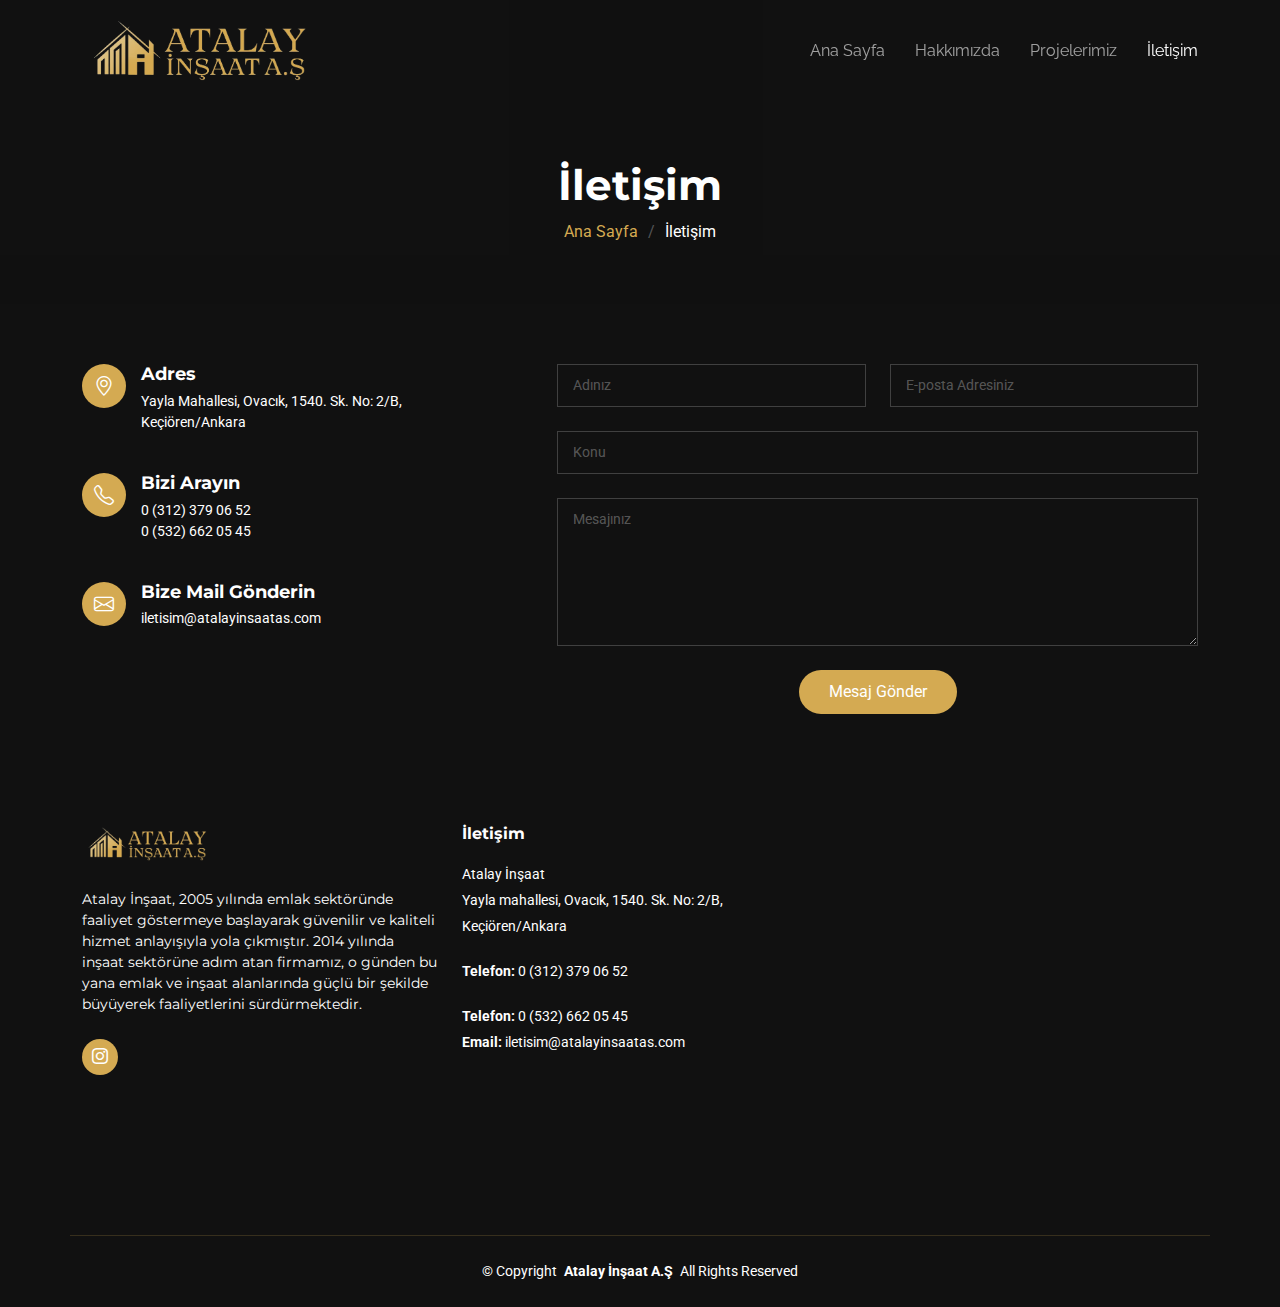
<file: iletisim.html>
<!DOCTYPE html>
<html lang="en">

<head>
  <meta charset="utf-8">
  <meta content="width=device-width, initial-scale=1.0" name="viewport">
  <title>İletişim | Atalay İnşaat A.Ş</title>
  <meta name="description"
    content="Atalay İnşaat A.Ş. ile iletişime geçin. Adres, telefon ve e-posta bilgileriyle bize ulaşın. Güvenilir inşaat çözümleri için bizimle iletişim kurun.">
  <meta name="keywords"
    content="Atalay İnşaat iletişim, inşaat firması iletişim, Ankara inşaat şirketi, Atalay İnşaat adres, Atalay İnşaat telefon, inşaat danışmanlık, emlak hizmetleri, yapı sektörü iletişim">


  <!-- Favicons -->
  <link href="fav.png" rel="icon">
  <link href="fav.png" rel="apple-touch-icon">

  <!-- Fonts -->
  <link href="https://fonts.googleapis.com" rel="preconnect">
  <link href="https://fonts.gstatic.com" rel="preconnect" crossorigin>
  <link href="https://fonts.googleapis.com/css2?family=Roboto:ital,wght@0,100;0,300;0,400;0,500;0,700;0,900;1,100;1,300;1,400;1,500;1,700;1,900&family=Montserrat:ital,wght@0,100;0,200;0,300;0,400;0,500;0,600;0,700;0,800;0,900;1,100;1,200;1,300;1,400;1,500;1,600;1,700;1,800;1,900&family=Raleway:ital,wght@0,100;0,200;0,300;0,400;0,500;0,600;0,700;0,800;0,900;1,100;1,200;1,300;1,400;1,500;1,600;1,700;1,800;1,900&display=swap" rel="stylesheet">

  <!-- Vendor CSS Files -->
  <link href="assets/vendor/bootstrap/css/bootstrap.min.css" rel="stylesheet">
  <link href="assets/vendor/bootstrap-icons/bootstrap-icons.css" rel="stylesheet">
  <link href="assets/vendor/aos/aos.css" rel="stylesheet">
  <link href="assets/vendor/glightbox/css/glightbox.min.css" rel="stylesheet">
  <link href="assets/vendor/swiper/swiper-bundle.min.css" rel="stylesheet">

  <!-- Main CSS File -->
  <link href="assets/css/main.css" rel="stylesheet">

 
</head>

<body class="index-page">

  <header id="header" class="header d-flex align-items-center fixed-top">
    <div class="container-fluid container-xl position-relative d-flex align-items-center justify-content-between">

      <a href="index.html" class="logo d-flex align-items-center">
        <!-- Uncomment the line below if you also wish to use an image logo -->
        <img src="logo.png" alt="">
   
      </a>

      <nav id="navmenu" class="navmenu">
        <ul>
          <li><a href="index.html">Ana Sayfa<br></a></li>
          <li><a href="hakkimizda.html">Hakkımızda</a></li>
          <li><a href="projelerimiz.html">Projelerimiz</a></li>

          <li><a href="iletisim.html" class="active">İletişim</a></li>
        </ul>
        <i class="mobile-nav-toggle d-xl-none bi bi-list"></i>
      </nav>

    </div>
  </header>

  <main class="main">

  <div class="page-title dark-background aos-init aos-animate" data-aos="fade"
    style="background-image: url(https://images.unsplash.com/photo-1526289034009-0240ddb68ce3?q=80&w=2071&auto=format&fit=crop&ixlib=rb-4.0.3&ixid=M3wxMjA3fDB8MHxwaG90by1wYWdlfHx8fGVufDB8fHx8fA%3D%3D);">
    <div class="container">
      <h1>İletişim</h1>
      <nav class="breadcrumbs">
        <ol>
          <li><a href="index.html">Ana Sayfa</a></li>
          <li class="current">İletişim</li>
        </ol>
      </nav>
    </div>
  </div>

    <section id="contact" class="contact section dark-background">
    
      <div class="container position-relative aos-init aos-animate" data-aos="fade-up" data-aos-delay="100">
    
        <div class="row gy-4">
    
          <div class="col-lg-5">
            <div class="info-item d-flex aos-init aos-animate" data-aos="fade-up" data-aos-delay="200">
              <i class="bi bi-geo-alt flex-shrink-0"></i>
              <div>
                <h3>Adres</h3>
                <p>Yayla Mahallesi, Ovacık, 1540. Sk. No: 2/B,<br>Keçiören/Ankara</p>
              </div>
            </div><!-- End Info Item -->
    
            <div class="info-item d-flex aos-init aos-animate" data-aos="fade-up" data-aos-delay="300">
              <i class="bi bi-telephone flex-shrink-0"></i>
              <div>
                <h3>Bizi Arayın</h3>
                <p>0 (312) 379 06 52<br>0 (532) 662 05 45</p>
              </div>
            </div><!-- End Info Item -->
    
            <div class="info-item d-flex aos-init aos-animate" data-aos="fade-up" data-aos-delay="400">
              <i class="bi bi-envelope flex-shrink-0"></i>
              <div>
                <h3>Bize Mail Gönderin</h3>
                <p>iletisim@atalayinsaatas.com</p>
              </div>
            </div><!-- End Info Item -->
    
          </div>
    
          <div class="col-lg-7">
            <form action="forms/contact.php" method="post" class="php-email-form aos-init aos-animate" data-aos="fade-up"
              data-aos-delay="500">
              <div class="row gy-4">
    
                <div class="col-md-6">
                  <input type="text" name="name" class="form-control" placeholder="Adınız" required="">
                </div>
    
                <div class="col-md-6 ">
                  <input type="email" class="form-control" name="email" placeholder="E-posta Adresiniz" required="">
                </div>
    
                <div class="col-md-12">
                  <input type="text" class="form-control" name="subject" placeholder="Konu" required="">
                </div>
    
                <div class="col-md-12">
                  <textarea class="form-control" name="message" rows="6" placeholder="Mesajınız" required=""></textarea>
                </div>
    
                <div class="col-md-12 text-center">
                  <div class="loading">Yükleniyor...</div>
                  <div class="error-message"></div>
                  <div class="sent-message">Mesajınız gönderildi. Teşekkür ederiz!</div>
    
                  <button type="submit">Mesaj Gönder</button>
                </div>
    
              </div>
            </form>
          </div><!-- End Contact Form -->
    
        </div>
    
      </div>
    
    </section>


    



   

  </main>

  <footer id="footer" class="footer dark-background">

    <div class="footer-top">
      <div class="container">
        <div class="row gy-4">
          <div class="col-lg-4 col-md-12 footer-about">
            <a href="index.html" class="logo d-flex align-items-center">
              <!-- Uncomment the line below if you also wish to use an image logo -->
              <img src="logo.png" alt="">
            
            </a>
            <p>
              Atalay İnşaat, 2005 yılında emlak sektöründe faaliyet göstermeye başlayarak güvenilir ve kaliteli hizmet anlayışıyla
              yola çıkmıştır. 2014 yılında inşaat sektörüne adım atan firmamız, o günden bu yana emlak ve inşaat alanlarında güçlü bir
              şekilde büyüyerek faaliyetlerini sürdürmektedir.
            </p>
            <div class="social-links d-flex mt-4">
              
              
              <a target="_blank" href="https://instagram.com/atalayinsaat0606"><i class="bi bi-instagram"></i></a>
              
            </div>
          </div>

          <div class="col-lg-4 col-md-12 footer-contact text-center text-md-start">
            <h4>İletişim</h4>
            <p>Atalay İnşaat</p>
            <p>Yayla mahallesi, Ovacık, 1540. Sk. No: 2/B,</p>
            <p>Keçiören/Ankara</p>
            <p class="mt-4"><strong>Telefon:</strong> <span>0 (312) 379 06 52</span></p>
            <p class="mt-4"><strong>Telefon:</strong> <span>0 (532) 662 05 45</span></p>
            <p><strong>Email:</strong> <span>iletisim@atalayinsaatas.com</span></p>
          </div>

       
          <div class="col-lg-4 col-md-12 footer-links">
            <iframe
              src="https://www.google.com/maps/embed?pb=!1m18!1m12!1m3!1d6113.272931382829!2d32.82516459737002!3d39.994228705520456!2m3!1f0!2f0!3f0!3m2!1i1024!2i768!4f13.1!3m3!1m2!1s0x14d34d3d9958ab6b%3A0x2d65ead16e6a2b66!2sAtalay%20Emlak!5e0!3m2!1str!2str!4v1741298396906!5m2!1str!2str"
              width="100%" height="350" style="border:0;" allowfullscreen="" loading="lazy"
              referrerpolicy="no-referrer-when-downgrade"></iframe>
          </div>
          

         

          
        </div>
        
      </div>
    </div>

    <div class="container copyright text-center">
      <p>© <span>Copyright</span> <strong class="px-1 sitename">Atalay İnşaat A.Ş</strong> <span>All Rights Reserved</span></p>
      <!-- <div class="credits">
        
        Designed by <a href="https://nowifymedia.com/">NowifyMedia.com</a>
      </div> -->
    </div>

  </footer>

  <!-- Scroll Top -->
  <a href="#" id="scroll-top" class="scroll-top d-flex align-items-center justify-content-center"><i class="bi bi-arrow-up-short"></i></a>

  <!-- Preloader -->
  <div id="preloader"></div>

  <!-- Vendor JS Files -->
  <script src="assets/vendor/bootstrap/js/bootstrap.bundle.min.js"></script>
  <script src="assets/vendor/php-email-form/validate.js"></script>
  <script src="assets/vendor/aos/aos.js"></script>
  <script src="assets/vendor/glightbox/js/glightbox.min.js"></script>
  <script src="assets/vendor/swiper/swiper-bundle.min.js"></script>
  <script src="assets/vendor/imagesloaded/imagesloaded.pkgd.min.js"></script>
  <script src="assets/vendor/isotope-layout/isotope.pkgd.min.js"></script>

  <!-- Main JS File -->
  <script src="assets/js/main.js"></script>

</body>

</html>
</file>
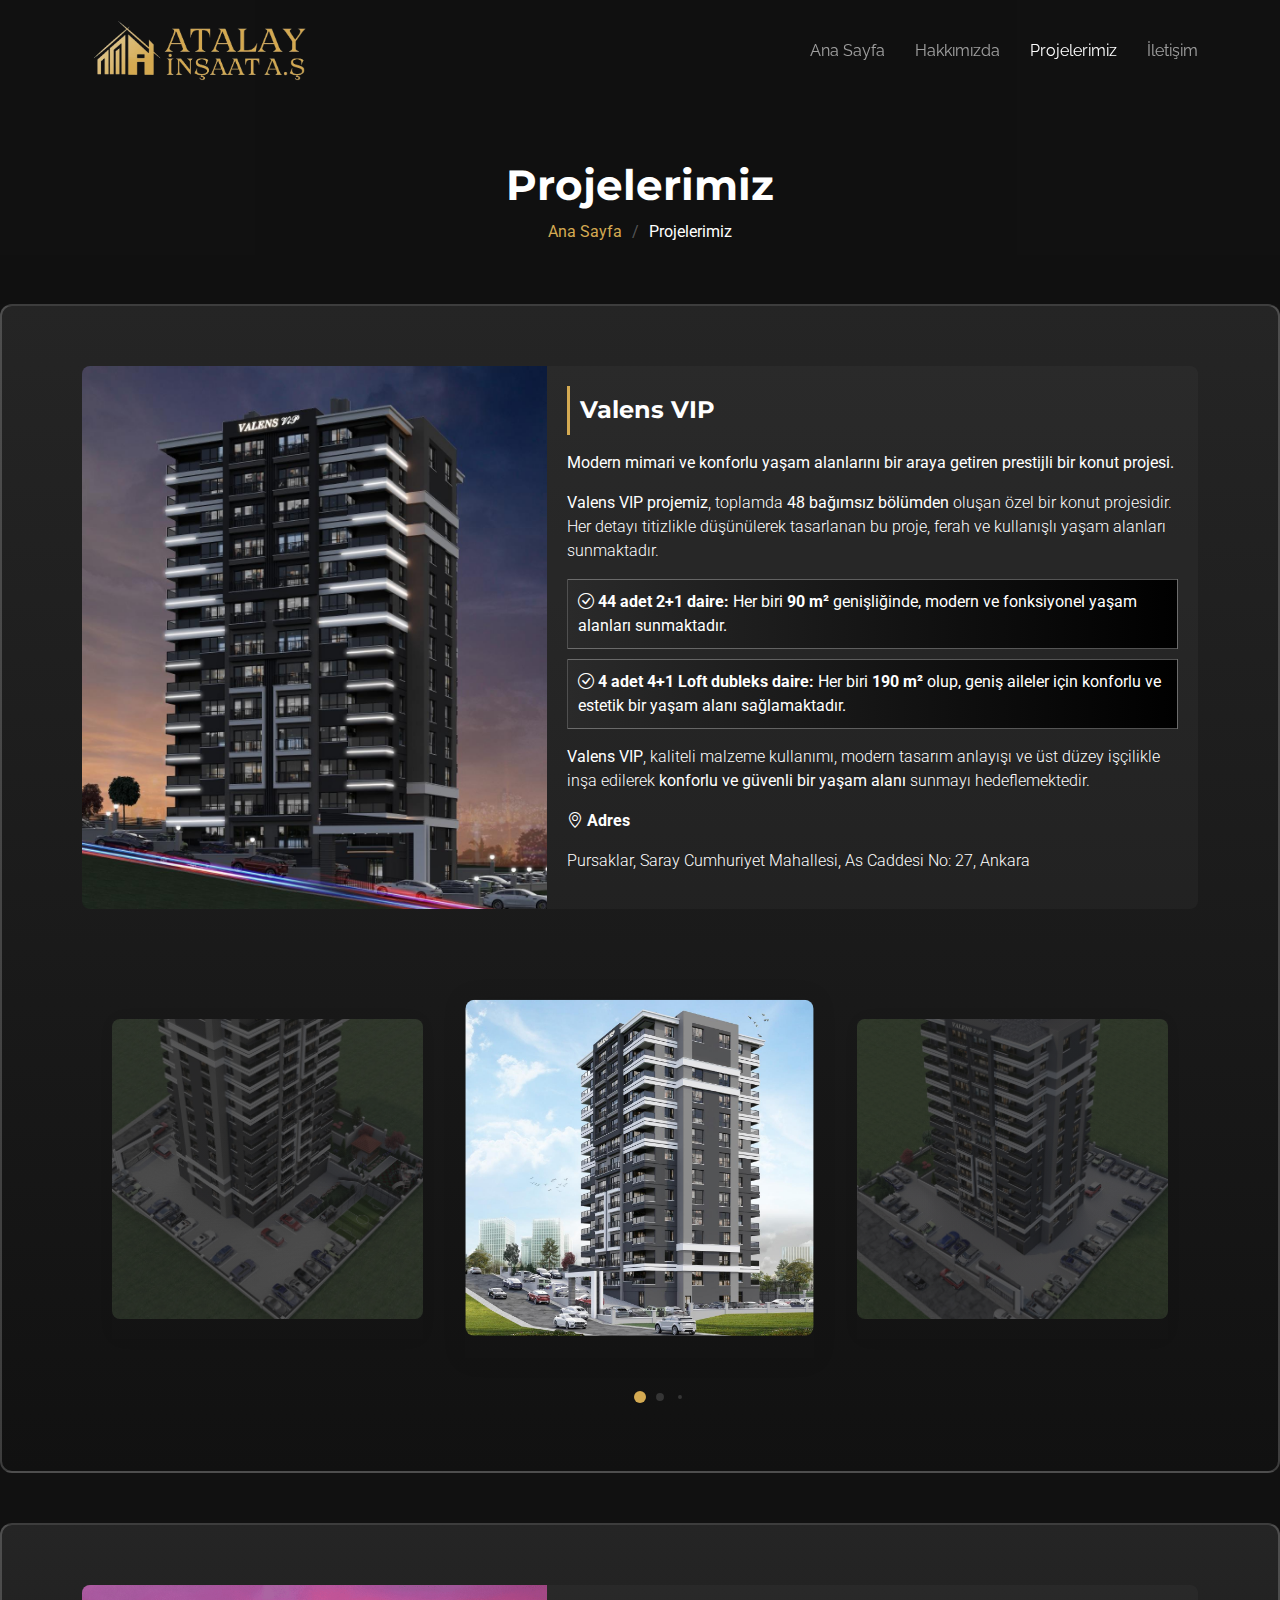
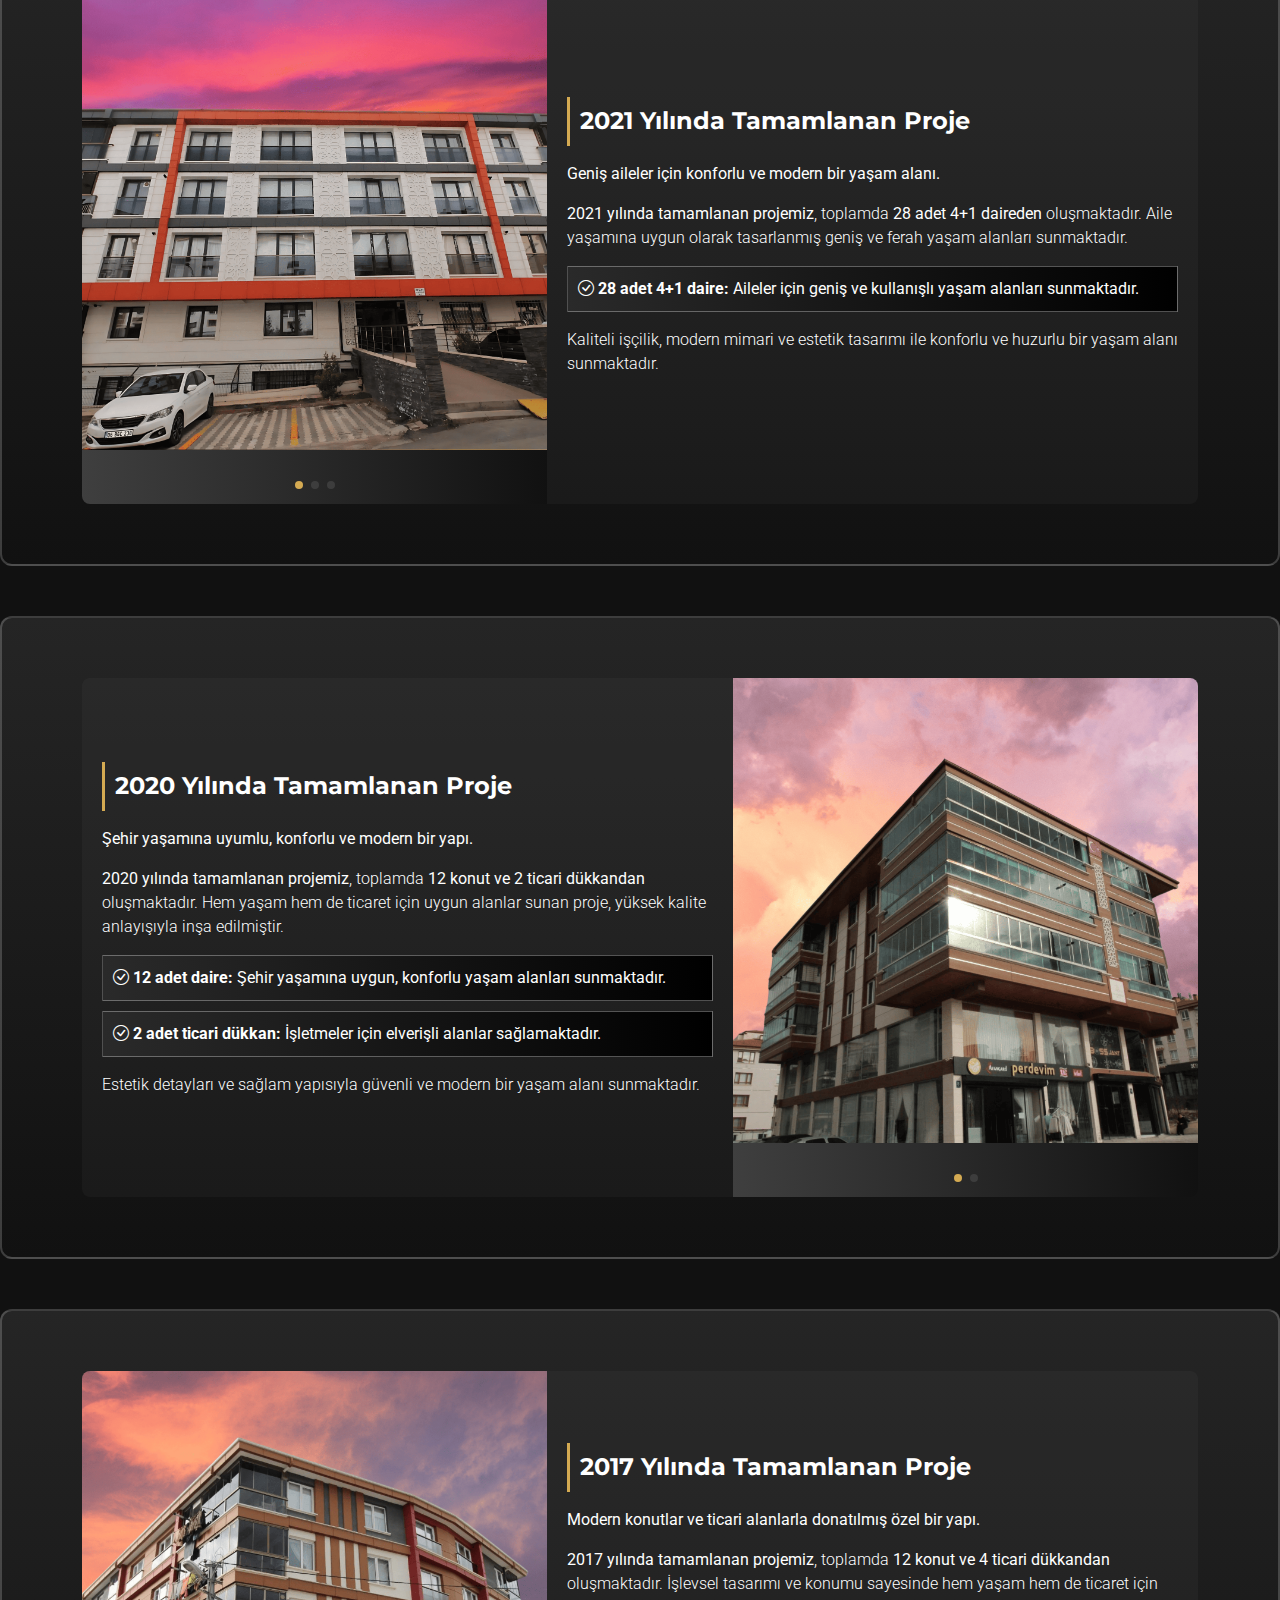
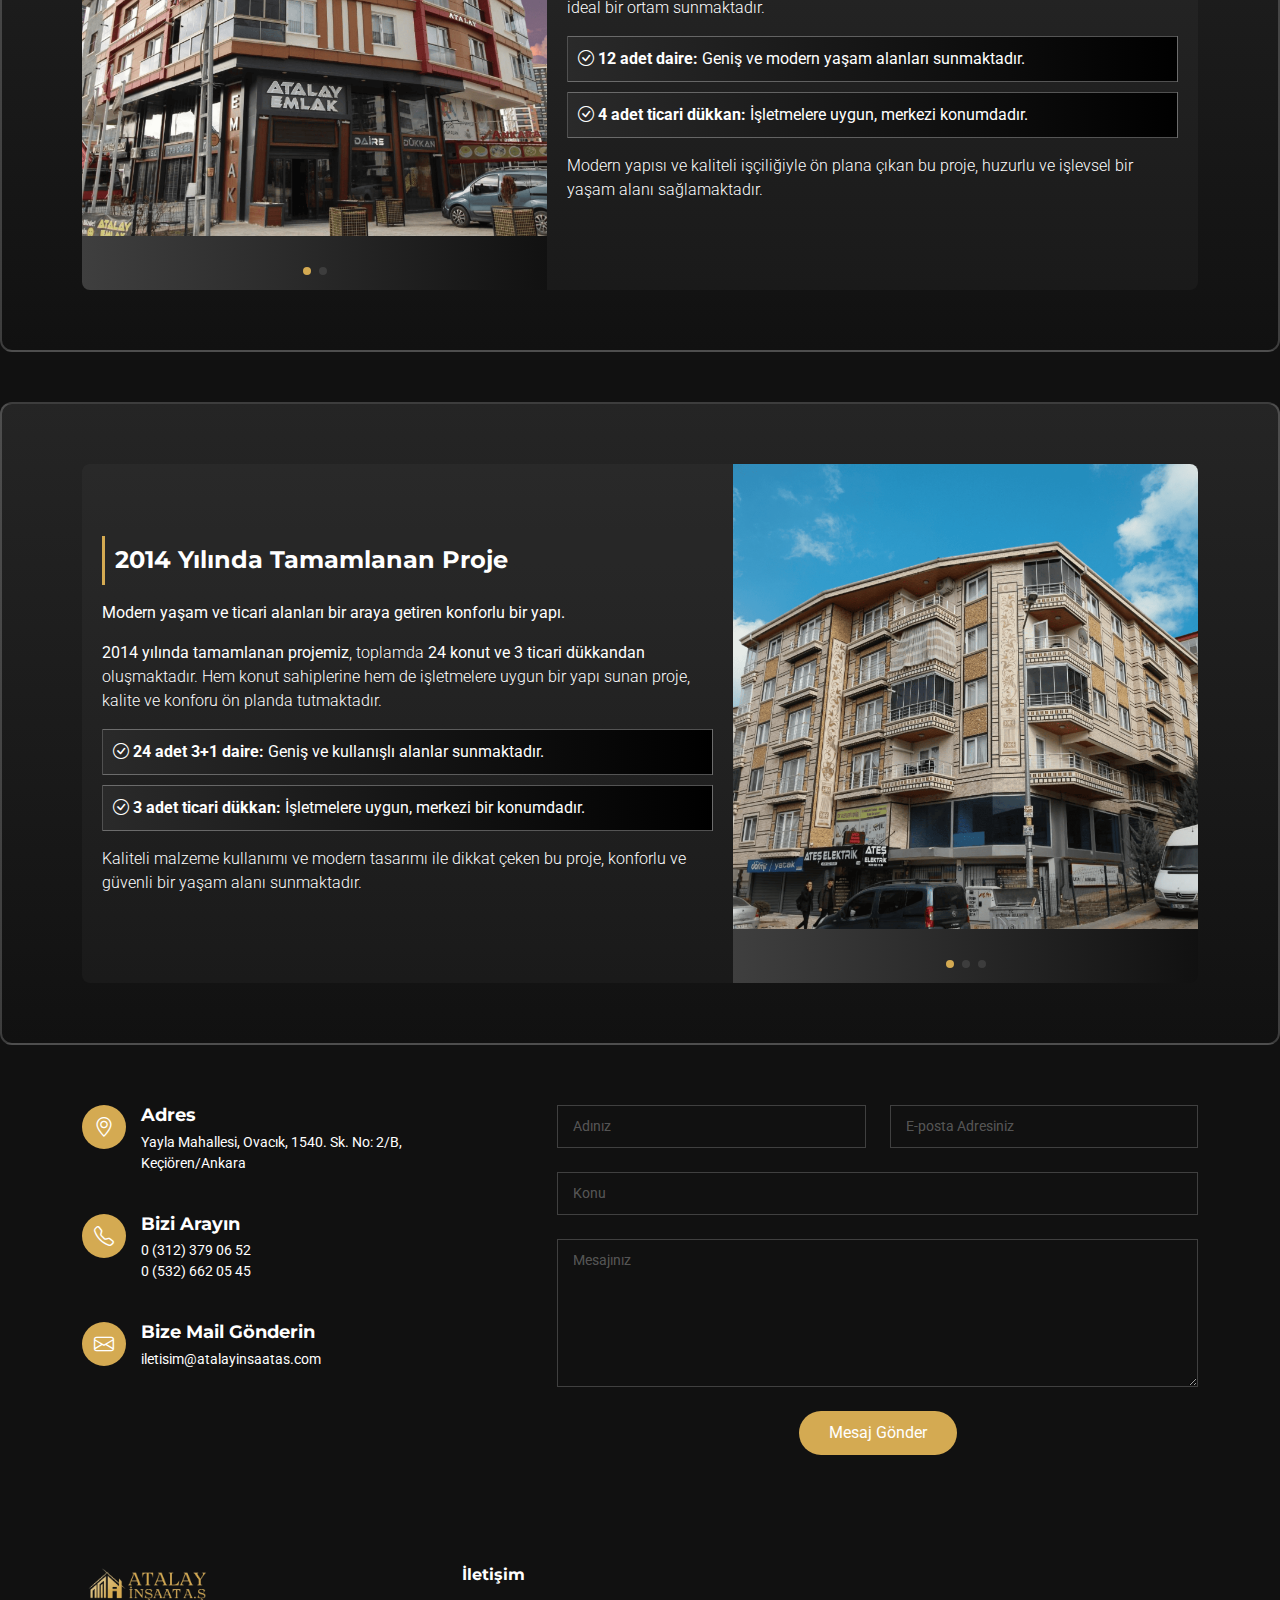
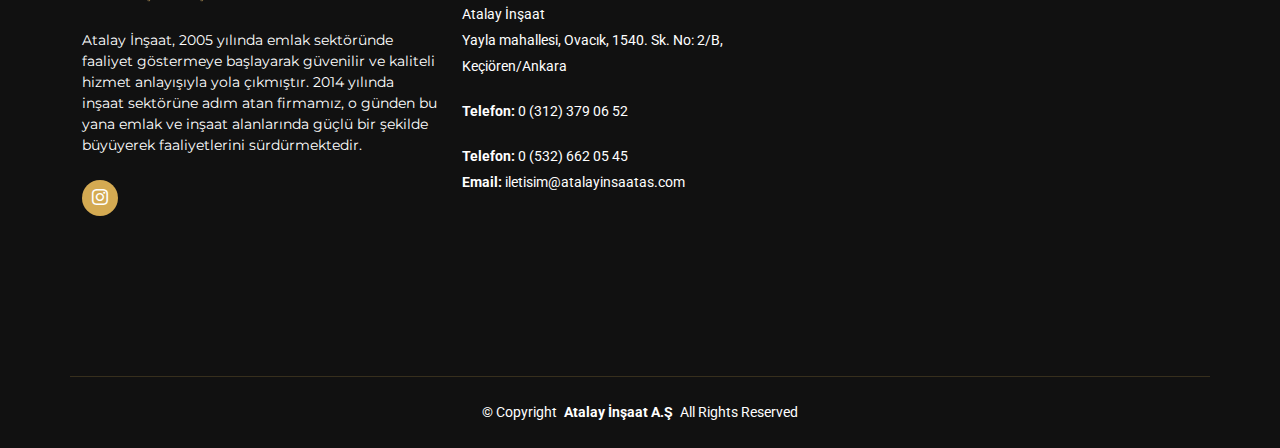
<file: projelerimiz.html>
<!DOCTYPE html>
<html lang="en">

<head>
  <meta charset="utf-8">
  <meta content="width=device-width, initial-scale=1.0" name="viewport">
  <title>Projelerimiz | Atalay İnşaat A.Ş</title>
  <meta name="description"
    content="Atalay İnşaat A.Ş. olarak modern, güvenli ve konforlu yaşam alanları sunan projeler geliştiriyoruz. Yenilikçi inşaat çözümlerimizle geleceğe yatırım yapın.">
  <meta name="keywords"
    content="Atalay İnşaat projeler, konut projeleri, inşaat yatırımları, modern yaşam alanları, güvenli konutlar, mimari tasarım, inşaat projeleri, yapı sektörü">

  


  <!-- Favicons -->
  <link href="fav.png" rel="icon">
  <link href="fav.png" rel="apple-touch-icon">

  <!-- Fonts -->
  <link href="https://fonts.googleapis.com" rel="preconnect">
  <link href="https://fonts.gstatic.com" rel="preconnect" crossorigin>
  <link href="https://fonts.googleapis.com/css2?family=Roboto:ital,wght@0,100;0,300;0,400;0,500;0,700;0,900;1,100;1,300;1,400;1,500;1,700;1,900&family=Montserrat:ital,wght@0,100;0,200;0,300;0,400;0,500;0,600;0,700;0,800;0,900;1,100;1,200;1,300;1,400;1,500;1,600;1,700;1,800;1,900&family=Raleway:ital,wght@0,100;0,200;0,300;0,400;0,500;0,600;0,700;0,800;0,900;1,100;1,200;1,300;1,400;1,500;1,600;1,700;1,800;1,900&display=swap" rel="stylesheet">

  <!-- Vendor CSS Files -->
  <link href="assets/vendor/bootstrap/css/bootstrap.min.css" rel="stylesheet">
  <link href="assets/vendor/bootstrap-icons/bootstrap-icons.css" rel="stylesheet">
  <link href="assets/vendor/aos/aos.css" rel="stylesheet">
  <link href="assets/vendor/glightbox/css/glightbox.min.css" rel="stylesheet">
  <link href="assets/vendor/swiper/swiper-bundle.min.css" rel="stylesheet">

  <!-- Main CSS File -->
  <link href="assets/css/main.css" rel="stylesheet">

 
</head>

<body class="index-page">

  <header id="header" class="header d-flex align-items-center fixed-top">
    <div class="container-fluid container-xl position-relative d-flex align-items-center justify-content-between">

      <a href="index.html" class="logo d-flex align-items-center">
        <!-- Uncomment the line below if you also wish to use an image logo -->
        <img src="logo.png" alt="">
   
      </a>

      <nav id="navmenu" class="navmenu">
        <ul>
          <li><a href="index.html">Ana Sayfa<br></a></li>
          <li><a href="hakkimizda.html">Hakkımızda</a></li>
          <li><a href="projelerimiz.html" class="active">Projelerimiz</a></li>

          <li><a href="iletisim.html">İletişim</a></li>
        </ul>
        <i class="mobile-nav-toggle d-xl-none bi bi-list"></i>
      </nav>

    </div>
  </header>

  <main class="main">

  <div class="page-title dark-background aos-init aos-animate" data-aos="fade"
    style="background-image: url(https://images.unsplash.com/photo-1526289034009-0240ddb68ce3?q=80&w=2071&auto=format&fit=crop&ixlib=rb-4.0.3&ixid=M3wxMjA3fDB8MHxwaG90by1wYWdlfHx8fGVufDB8fHx8fA%3D%3D);">
    <div class="container">
      <h1>Projelerimiz</h1>
      <nav class="breadcrumbs">
        <ol>
          <li><a href="index.html">Ana Sayfa</a></li>
          <li class="current">Projelerimiz</li>
        </ol>
      </nav>
    </div>
  </div>

  <div id="kesfet" class="allinone">
    <!-- Why Us Section -->
    <section id="why-us" class="why-us section dark-background" style="background: transparent;">
  
      <div class="container">
  
        <div class="row g-0" style="border-radius: 8px; overflow: hidden;">
  
          <div class="col-xl-5 img-bg" data-aos-delay="100">
            <img src="img/vip/a (5).jpg" alt="">
          </div>
  
          <div class="col-xl-7 slides position-relative" data-aos-delay="200">
  
            <div class="item">
              <h3 class="mb-3 project-title0">Valens VIP</h3>
              <p>Modern mimari ve konforlu yaşam alanlarını bir araya getiren prestijli bir konut projesi.</p>
  
              <p style="font-weight: 300;">
                <strong>Valens VIP projemiz</strong>, toplamda <strong>48 bağımsız bölümden</strong> oluşan özel bir konut
                projesidir.
                Her detayı titizlikle düşünülerek tasarlanan bu proje, ferah ve kullanışlı yaşam alanları sunmaktadır.
              </p>
  
              <ul>
                <li><i class="bi bi-check-circle"></i> <strong>44 adet 2+1 daire:</strong> Her biri <strong>90 m²</strong>
                  genişliğinde, modern ve fonksiyonel yaşam alanları sunmaktadır.</li>
                <li><i class="bi bi-check-circle"></i> <strong>4 adet 4+1 Loft dubleks daire:</strong> Her biri
                  <strong>190
                    m²</strong> olup, geniş aileler için konforlu ve estetik bir yaşam alanı sağlamaktadır.</li>
              </ul>
  
              <p style="font-weight: 300;">
                <strong>Valens VIP</strong>, kaliteli malzeme kullanımı, modern tasarım anlayışı ve üst düzey işçilikle
                inşa
                edilerek
                <strong>konforlu ve güvenli bir yaşam alanı</strong> sunmayı hedeflemektedir.
              </p>
  
              <p style="margin-top: 15px;">
                <strong><i class="bi bi-geo-alt"></i> Adres</strong>
              <p style="font-weight: 300;">Pursaklar, Saray Cumhuriyet Mahallesi, As Caddesi No: 27, Ankara</p>
              </p>
  
            </div>
  
  
          </div>
  
        </div>
  
      </div>
  
    </section><!-- /Why Us Section -->
    <!-- Testimonials Section -->
    <section id="testimonials" class="testimonials section dark-background"
      style="padding-top: 10px; background: transparent;">
  
  
  
      <div class="container" data-aos-delay="100">
  
        <div class="swiper init-swiper">
          <script type="application/json" class="swiper-config">
                        {
                          "loop": true,
                          "speed": 600,
                          "autoplay": {
                            "delay": 5000
                          },
                          "slidesPerView": "auto",
                          "pagination": {
                            "el": ".swiper-pagination",
                            "type": "bullets",
                            "dynamicBullets": "true",
                            "clickable": true
                          },
                          "breakpoints": {
                            "320": {
                              "slidesPerView": 1,
                              "spaceBetween": 40
                            },
                            "1200": {
                              "slidesPerView": 3,
                              "spaceBetween": 1
                            }
                          }
                        }
                      </script>
          <div class="swiper-wrapper">
  
            <div class="swiper-slide">
              <div class="testimonial-item" style="background: transparent;">
                <img src="img/vip/a (1).jpg" alt="">
              </div>
            </div><!-- End testimonial item -->
            <div class="swiper-slide">
              <div class="testimonial-item" style="background: transparent;">
                <img src="img/vip/a (2).jpg" alt="">
              </div>
            </div><!-- End testimonial item -->
            <div class="swiper-slide">
              <div class="testimonial-item" style="background: transparent;">
                <img src="img/vip/a (3).jpg" alt="">
              </div>
            </div><!-- End testimonial item -->
            <div class="swiper-slide">
              <div class="testimonial-item" style="background: transparent;">
                <img src="img/vip/a (4).jpg" alt="">
              </div>
            </div><!-- End testimonial item -->
            <div class="swiper-slide">
              <div class="testimonial-item" style="background: transparent;">
                <img src="img/vip/a (5).jpg" alt="">
              </div>
            </div><!-- End testimonial item -->
            <div class="swiper-slide">
              <div class="testimonial-item" style="background: transparent;">
                <img src="img/vip/a (6).jpg" alt="">
              </div>
            </div><!-- End testimonial item -->
            <div class="swiper-slide">
              <div class="testimonial-item" style="background: transparent;">
                <img src="img/vip/a (7).jpg" alt="">
              </div>
            </div><!-- End testimonial item -->
            <div class="swiper-slide">
              <div class="testimonial-item" style="background: transparent;">
                <img src="img/vip/a (8).jpg" alt="">
              </div>
            </div><!-- End testimonial item -->
            <div class="swiper-slide">
              <div class="testimonial-item" style="background: transparent;">
                <img src="img/vip/1 (1).jpg" alt="">
              </div>
            </div><!-- End testimonial item -->
            <div class="swiper-slide">
              <div class="testimonial-item" style="background: transparent;">
                <img src="img/vip/1 (2).jpg" alt="">
              </div>
            </div><!-- End testimonial item -->
            <div class="swiper-slide">
              <div class="testimonial-item" style="background: transparent;">
                <img src="img/vip/1 (3).jpg" alt="">
              </div>
            </div><!-- End testimonial item -->
            <div class="swiper-slide">
              <div class="testimonial-item" style="background: transparent;">
                <img src="img/vip/1 (4).jpg" alt="">
              </div>
            </div><!-- End testimonial item -->
            <div class="swiper-slide">
              <div class="testimonial-item" style="background: transparent;">
                <img src="img/vip/1 (5).jpg" alt="">
              </div>
            </div><!-- End testimonial item -->
            <div class="swiper-slide">
              <div class="testimonial-item" style="background: transparent;">
                <img src="img/vip/1 (6).jpg" alt="">
              </div>
            </div><!-- End testimonial item -->
            <div class="swiper-slide">
              <div class="testimonial-item" style="background: transparent;">
                <img src="img/vip/1 (7).jpg" alt="">
              </div>
            </div><!-- End testimonial item -->
            <div class="swiper-slide">
              <div class="testimonial-item" style="background: transparent;">
                <img src="img/vip/1 (8).jpg" alt="">
              </div>
            </div><!-- End testimonial item -->
            <div class="swiper-slide">
              <div class="testimonial-item" style="background: transparent;">
                <img src="img/vip/1 (9).jpg" alt="">
              </div>
            </div><!-- End testimonial item -->
            <div class="swiper-slide">
              <div class="testimonial-item" style="background: transparent;">
                <img src="img/vip/1 (10).jpg" alt="">
              </div>
            </div><!-- End testimonial item -->
            <div class="swiper-slide">
              <div class="testimonial-item" style="background: transparent;">
                <img src="img/vip/1 (11).jpg" alt="">
              </div>
            </div><!-- End testimonial item -->
            <div class="swiper-slide">
              <div class="testimonial-item" style="background: transparent;">
                <img src="img/vip/1 (12).jpg" alt="">
              </div>
            </div><!-- End testimonial item -->
            <div class="swiper-slide">
              <div class="testimonial-item" style="background: transparent;">
                <img src="img/vip/1 (13).jpg" alt="">
              </div>
            </div><!-- End testimonial item -->
            <div class="swiper-slide">
              <div class="testimonial-item" style="background: transparent;">
                <img src="img/vip/1 (14).jpg" alt="">
              </div>
            </div><!-- End testimonial item -->
            <div class="swiper-slide">
              <div class="testimonial-item" style="background: transparent;">
                <img src="img/vip/1 (15).jpg" alt="">
              </div>
            </div><!-- End testimonial item -->
            <div class="swiper-slide">
              <div class="testimonial-item" style="background: transparent;">
                <img src="img/vip/1 (16).jpg" alt="">
              </div>
            </div><!-- End testimonial item -->
            <div class="swiper-slide">
              <div class="testimonial-item" style="background: transparent;">
                <img src="img/vip/1 (17).jpg" alt="">
              </div>
            </div><!-- End testimonial item -->
            <div class="swiper-slide">
              <div class="testimonial-item" style="background: transparent;">
                <img src="img/vip/1 (18).jpg" alt="">
              </div>
            </div><!-- End testimonial item -->
            <div class="swiper-slide">
              <div class="testimonial-item" style="background: transparent;">
                <img src="img/vip/1 (19).jpg" alt="">
              </div>
            </div><!-- End testimonial item -->
            <div class="swiper-slide">
              <div class="testimonial-item" style="background: transparent;">
                <img src="img/vip/1 (20).jpg" alt="">
              </div>
            </div><!-- End testimonial item -->
            <div class="swiper-slide">
              <div class="testimonial-item" style="background: transparent;">
                <img src="img/vip/1 (21).jpg" alt="">
              </div>
            </div><!-- End testimonial item -->
            <div class="swiper-slide">
              <div class="testimonial-item" style="background: transparent;">
                <img src="img/vip/1 (22).jpg" alt="">
              </div>
            </div><!-- End testimonial item -->
  
  
  
          </div>
          <div class="swiper-pagination"></div>
        </div>
  
      </div>
  
    </section><!-- /Testimonials Section -->
  </div>
  
  
  
  
  
  <div id="proje" class="allinone">
    <!-- Why Us Section -->
    <section id="why-us" class="why-us section dark-background" style="background: transparent;">
  
      <div class="container">
  
        <div class="row g-0" style="border-radius: 8px; overflow: hidden;">
  
          <div class="col-xl-5" data-aos-delay="100">
            <!-- Swiper -->
            <div class="swiper mySwiper">
              <div class="swiper-wrapper">
                <div class="swiper-slide"><img src="img/2021/5.png" alt=""></div>
                <div class="swiper-slide"><img src="img/2021/3.png" alt=""></div>
                <div class="swiper-slide"><img src="img/2021/4.png" alt=""></div>
  
              </div>
              <div class="swiper-pagination"></div>
            </div>
  
  
  
          </div>
  
          <div class="col-xl-7 slides position-relative" data-aos-delay="200">
  
            <div class="item">
              <h3 class="mb-3 project-title0">2021 Yılında Tamamlanan Proje</h3>
              <p>Geniş aileler için konforlu ve modern bir yaşam alanı.</p>
  
              <p style="font-weight: 300;">
                <strong>2021 yılında tamamlanan projemiz</strong>, toplamda <strong>28 adet 4+1 daireden</strong>
                oluşmaktadır.
                Aile yaşamına uygun olarak tasarlanmış geniş ve ferah yaşam alanları sunmaktadır.
              </p>
  
              <ul>
                <li><i class="bi bi-check-circle"></i> <strong>28 adet 4+1 daire:</strong> Aileler için geniş ve
                  kullanışlı yaşam
                  alanları sunmaktadır.</li>
              </ul>
  
              <p style="font-weight: 300;">
                Kaliteli işçilik, modern mimari ve estetik tasarımı ile konforlu ve huzurlu bir yaşam alanı sunmaktadır.
              </p>
            </div>
  
  
  
          </div>
  
        </div>
  
      </div>
  
    </section><!-- /Why Us Section -->
  
  
  </div>
  <div id="proje" class="allinone">
    <!-- Why Us Section -->
    <section id="why-us" class="why-us section dark-background" style="background: transparent;">
  
      <div class="container">
  
        <div class="row g-0" style="border-radius: 8px; overflow: hidden;">
  
          <div class="col-xl-7 slides position-relative" data-aos-delay="200">
  
            <div class="item">
              <h3 class="mb-3 project-title0">2020 Yılında Tamamlanan Proje</h3>
              <p>Şehir yaşamına uyumlu, konforlu ve modern bir yapı.</p>
  
              <p style="font-weight: 300;">
                <strong>2020 yılında tamamlanan projemiz</strong>, toplamda <strong>12 konut ve 2 ticari
                  dükkandan</strong>
                oluşmaktadır.
                Hem yaşam hem de ticaret için uygun alanlar sunan proje, yüksek kalite anlayışıyla inşa edilmiştir.
              </p>
  
              <ul>
                <li><i class="bi bi-check-circle"></i> <strong>12 adet daire:</strong> Şehir yaşamına uygun, konforlu
                  yaşam alanları
                  sunmaktadır.</li>
                <li><i class="bi bi-check-circle"></i> <strong>2 adet ticari dükkan:</strong> İşletmeler için elverişli
                  alanlar
                  sağlamaktadır.</li>
              </ul>
  
              <p style="font-weight: 300;">
                Estetik detayları ve sağlam yapısıyla güvenli ve modern bir yaşam alanı sunmaktadır.
              </p>
            </div>
  
  
  
          </div>
  
          <div class="col-xl-5" data-aos-delay="100">
            <!-- Swiper -->
            <div class="swiper mySwiper">
              <div class="swiper-wrapper">
                <div class="swiper-slide"><img src="img/2020/7.png" alt=""></div>
                <div class="swiper-slide"><img src="img/2020/8.png" alt=""></div>
              </div>
              <div class="swiper-pagination"></div>
            </div>
  
  
  
          </div>
  
  
  
        </div>
  
      </div>
  
    </section><!-- /Why Us Section -->
  
  
  </div>
  <div id="proje" class="allinone">
    <!-- Why Us Section -->
    <section id="why-us" class="why-us section dark-background" style="background: transparent;">
  
      <div class="container">
  
        <div class="row g-0" style="border-radius: 8px; overflow: hidden;">
  
          <div class="col-xl-5" data-aos-delay="100">
            <!-- Swiper -->
            <div class="swiper mySwiper">
              <div class="swiper-wrapper">
                <div class="swiper-slide"><img src="img/2017/8.png" alt=""></div>
                <div class="swiper-slide"><img src="img/2017/9.png" alt=""></div>
  
  
              </div>
              <div class="swiper-pagination"></div>
            </div>
  
  
  
          </div>
  
          <div class="col-xl-7 slides position-relative" data-aos-delay="200">
  
            <div class="item">
              <h3 class="mb-3 project-title0">2017 Yılında Tamamlanan Proje</h3>
              <p>Modern konutlar ve ticari alanlarla donatılmış özel bir yapı.</p>
  
              <p style="font-weight: 300;">
                <strong>2017 yılında tamamlanan projemiz</strong>, toplamda <strong>12 konut ve 4 ticari
                  dükkandan</strong>
                oluşmaktadır.
                İşlevsel tasarımı ve konumu sayesinde hem yaşam hem de ticaret için ideal bir ortam sunmaktadır.
              </p>
  
              <ul>
                <li><i class="bi bi-check-circle"></i> <strong>12 adet daire:</strong> Geniş ve modern yaşam alanları
                  sunmaktadır.
                </li>
                <li><i class="bi bi-check-circle"></i> <strong>4 adet ticari dükkan:</strong> İşletmelere uygun, merkezi
                  konumdadır.
                </li>
              </ul>
  
              <p style="font-weight: 300;">
                Modern yapısı ve kaliteli işçiliğiyle ön plana çıkan bu proje, huzurlu ve işlevsel bir yaşam alanı
                sağlamaktadır.
              </p>
            </div>
  
  
  
          </div>
  
        </div>
  
      </div>
  
    </section><!-- /Why Us Section -->
  
  
  </div>
  <div id="proje" class="allinone">
    <!-- Why Us Section -->
    <section id="why-us" class="why-us section dark-background" style="background: transparent;">
  
      <div class="container">
  
        <div class="row g-0" style="border-radius: 8px; overflow: hidden;">
  
          <div class="col-xl-7 slides position-relative" data-aos-delay="200">
  
            <div class="item">
              <h3 class="mb-3 project-title0">2014 Yılında Tamamlanan Proje</h3>
              <p>Modern yaşam ve ticari alanları bir araya getiren konforlu bir yapı.</p>
  
              <p style="font-weight: 300;">
                <strong>2014 yılında tamamlanan projemiz</strong>, toplamda <strong>24 konut ve 3 ticari
                  dükkandan</strong>
                oluşmaktadır.
                Hem konut sahiplerine hem de işletmelere uygun bir yapı sunan proje, kalite ve konforu ön planda
                tutmaktadır.
              </p>
  
              <ul>
                <li><i class="bi bi-check-circle"></i> <strong>24 adet 3+1 daire:</strong> Geniş ve kullanışlı alanlar
                  sunmaktadır.
                </li>
                <li><i class="bi bi-check-circle"></i> <strong>3 adet ticari dükkan:</strong> İşletmelere uygun, merkezi
                  bir
                  konumdadır.</li>
              </ul>
  
              <p style="font-weight: 300;">
                Kaliteli malzeme kullanımı ve modern tasarımı ile dikkat çeken bu proje, konforlu ve güvenli bir yaşam
                alanı
                sunmaktadır.
              </p>
            </div>
  
  
  
          </div>
  
          <div class="col-xl-5" data-aos-delay="100">
            <!-- Swiper -->
            <div class="swiper mySwiper">
              <div class="swiper-wrapper">
                <div class="swiper-slide"><img src="img/2014/10.png" alt=""></div>
                <div class="swiper-slide"><img src="img/2014/11.png" alt=""></div>
                <div class="swiper-slide"><img src="img/2014/12.png" alt=""></div>
  
              </div>
              <div class="swiper-pagination"></div>
            </div>
  
  
  
          </div>
  
  
  
        </div>
  
      </div>
  
    </section><!-- /Why Us Section -->
  
  
  </div>

    <section id="contact" class="contact section dark-background">
    
      <div class="container position-relative aos-init aos-animate" data-aos="fade-up" data-aos-delay="100">
    
        <div class="row gy-4">
    
          <div class="col-lg-5">
            <div class="info-item d-flex aos-init aos-animate" data-aos="fade-up" data-aos-delay="200">
              <i class="bi bi-geo-alt flex-shrink-0"></i>
              <div>
                <h3>Adres</h3>
                <p>Yayla Mahallesi, Ovacık, 1540. Sk. No: 2/B,<br>Keçiören/Ankara</p>
              </div>
            </div><!-- End Info Item -->
    
            <div class="info-item d-flex aos-init aos-animate" data-aos="fade-up" data-aos-delay="300">
              <i class="bi bi-telephone flex-shrink-0"></i>
              <div>
                <h3>Bizi Arayın</h3>
                <p>0 (312) 379 06 52<br>0 (532) 662 05 45</p>
              </div>
            </div><!-- End Info Item -->
    
            <div class="info-item d-flex aos-init aos-animate" data-aos="fade-up" data-aos-delay="400">
              <i class="bi bi-envelope flex-shrink-0"></i>
              <div>
                <h3>Bize Mail Gönderin</h3>
                <p>iletisim@atalayinsaatas.com</p>
              </div>
            </div><!-- End Info Item -->
    
          </div>
    
          <div class="col-lg-7">
            <form action="forms/contact.php" method="post" class="php-email-form aos-init aos-animate" data-aos="fade-up"
              data-aos-delay="500">
              <div class="row gy-4">
    
                <div class="col-md-6">
                  <input type="text" name="name" class="form-control" placeholder="Adınız" required="">
                </div>
    
                <div class="col-md-6 ">
                  <input type="email" class="form-control" name="email" placeholder="E-posta Adresiniz" required="">
                </div>
    
                <div class="col-md-12">
                  <input type="text" class="form-control" name="subject" placeholder="Konu" required="">
                </div>
    
                <div class="col-md-12">
                  <textarea class="form-control" name="message" rows="6" placeholder="Mesajınız" required=""></textarea>
                </div>
    
                <div class="col-md-12 text-center">
                  <div class="loading">Yükleniyor...</div>
                  <div class="error-message"></div>
                  <div class="sent-message">Mesajınız gönderildi. Teşekkür ederiz!</div>
    
                  <button type="submit">Mesaj Gönder</button>
                </div>
    
              </div>
            </form>
          </div><!-- End Contact Form -->
    
        </div>
    
      </div>
    
    </section>


    



   

  </main>

  <footer id="footer" class="footer dark-background">

    <div class="footer-top">
      <div class="container">
        <div class="row gy-4">
          <div class="col-lg-4 col-md-12 footer-about">
            <a href="index.html" class="logo d-flex align-items-center">
              <!-- Uncomment the line below if you also wish to use an image logo -->
              <img src="logo.png" alt="">
            
            </a>
            <p>
              Atalay İnşaat, 2005 yılında emlak sektöründe faaliyet göstermeye başlayarak güvenilir ve kaliteli hizmet anlayışıyla
              yola çıkmıştır. 2014 yılında inşaat sektörüne adım atan firmamız, o günden bu yana emlak ve inşaat alanlarında güçlü bir
              şekilde büyüyerek faaliyetlerini sürdürmektedir.
            </p>
            <div class="social-links d-flex mt-4">
              
              
              <a target="_blank" href="https://instagram.com/atalayinsaat0606"><i class="bi bi-instagram"></i></a>
              
            </div>
          </div>

          <div class="col-lg-4 col-md-12 footer-contact text-center text-md-start">
            <h4>İletişim</h4>
            <p>Atalay İnşaat</p>
            <p>Yayla mahallesi, Ovacık, 1540. Sk. No: 2/B,</p>
            <p>Keçiören/Ankara</p>
            <p class="mt-4"><strong>Telefon:</strong> <span>0 (312) 379 06 52</span></p>
            <p class="mt-4"><strong>Telefon:</strong> <span>0 (532) 662 05 45</span></p>
            <p><strong>Email:</strong> <span>iletisim@atalayinsaatas.com</span></p>
          </div>

       
          <div class="col-lg-4 col-md-12 footer-links">
            <iframe
              src="https://www.google.com/maps/embed?pb=!1m18!1m12!1m3!1d6113.272931382829!2d32.82516459737002!3d39.994228705520456!2m3!1f0!2f0!3f0!3m2!1i1024!2i768!4f13.1!3m3!1m2!1s0x14d34d3d9958ab6b%3A0x2d65ead16e6a2b66!2sAtalay%20Emlak!5e0!3m2!1str!2str!4v1741298396906!5m2!1str!2str"
              width="100%" height="350" style="border:0;" allowfullscreen="" loading="lazy"
              referrerpolicy="no-referrer-when-downgrade"></iframe>
          </div>
          

         

          
        </div>
        
      </div>
    </div>

    <div class="container copyright text-center">
      <p>© <span>Copyright</span> <strong class="px-1 sitename">Atalay İnşaat A.Ş</strong> <span>All Rights Reserved</span></p>
      <!-- <div class="credits">
        
        Designed by <a href="https://nowifymedia.com/">NowifyMedia.com</a>
      </div> -->
    </div>

  </footer>

  <!-- Scroll Top -->
  <a href="#" id="scroll-top" class="scroll-top d-flex align-items-center justify-content-center"><i class="bi bi-arrow-up-short"></i></a>

  <!-- Preloader -->
  <div id="preloader"></div>
<!-- Swiper JS -->
<script src="https://cdn.jsdelivr.net/npm/swiper@11/swiper-bundle.min.js"></script>

<!-- Initialize Swiper -->
<script>
  var swiper = new Swiper(".mySwiper", {
    pagination: {
      el: ".swiper-pagination",
    },
  });
</script>
  <!-- Vendor JS Files -->
  <script src="assets/vendor/bootstrap/js/bootstrap.bundle.min.js"></script>
  <script src="assets/vendor/php-email-form/validate.js"></script>
  <script src="assets/vendor/aos/aos.js"></script>
  <script src="assets/vendor/glightbox/js/glightbox.min.js"></script>
  <script src="assets/vendor/swiper/swiper-bundle.min.js"></script>
  <script src="assets/vendor/imagesloaded/imagesloaded.pkgd.min.js"></script>
  <script src="assets/vendor/isotope-layout/isotope.pkgd.min.js"></script>

  <!-- Main JS File -->
  <script src="assets/js/main.js"></script>

</body>

</html>
</file>
<file: assets/css/main.css>
/**
* Template Name: Nova
* Template URL: https://bootstrapmade.com/nova-bootstrap-business-template/
* Updated: Aug 07 2024 with Bootstrap v5.3.3
* Author: BootstrapMade.com
* License: https://bootstrapmade.com/license/
*/

/*--------------------------------------------------------------
# Font & Color Variables
# Help: https://bootstrapmade.com/color-system/
--------------------------------------------------------------*/
/* Fonts */
:root {
  --default-font: "Roboto",  system-ui, -apple-system, "Segoe UI", Roboto, "Helvetica Neue", Arial, "Noto Sans", "Liberation Sans", sans-serif, "Apple Color Emoji", "Segoe UI Emoji", "Segoe UI Symbol", "Noto Color Emoji";
  --heading-font: "Montserrat",  sans-serif;
  --nav-font: "Raleway",  sans-serif;
}

/* Global Colors - The following color variables are used throughout the website. Updating them here will change the color scheme of the entire website */
:root { 
  --background-color: #ffffff; /* Background color for the entire website, including individual sections */
  --default-color: #111111; /* Default color used for the majority of the text content across the entire website */
  --heading-color: #111111; /* Color for headings, subheadings and title throughout the website */
  --accent-color: #d4aa52; /* Accent color that represents your brand on the website. It's used for buttons, links, and other elements that need to stand out */
  --surface-color: #ffffff; /* The surface color is used as a background of boxed elements within sections, such as cards, icon boxes, or other elements that require a visual separation from the global background. */
  --contrast-color: #ffffff; /* Contrast color for text, ensuring readability against backgrounds of accent, heading, or default colors. */
}

/* Nav Menu Colors - The following color variables are used specifically for the navigation menu. They are separate from the global colors to allow for more customization options */
:root {
  --nav-color: rgba(255, 255, 255, 0.6);  /* The default color of the main navmenu links */
  --nav-hover-color: #ffffff; /* Applied to main navmenu links when they are hovered over or active */
  --nav-mobile-background-color: #ffffff; /* Used as the background color for mobile navigation menu */
  --nav-dropdown-background-color: #ffffff; /* Used as the background color for dropdown items that appear when hovering over primary navigation items */
  --nav-dropdown-color: #212529; /* Used for navigation links of the dropdown items in the navigation menu. */
  --nav-dropdown-hover-color: #d4aa52; /* Similar to --nav-hover-color, this color is applied to dropdown navigation links when they are hovered over. */
}

/* Color Presets - These classes override global colors when applied to any section or element, providing reuse of the sam color scheme. */

.light-background {
  --background-color: #f6fcfe;
  --surface-color: #ffffff;
}

.dark-background {
  --background-color: #111111;
  --default-color: #ffffff;
  --heading-color: #ffffff;
  --surface-color: #111111;
  --contrast-color: #ffffff;
}

/* Smooth scroll */
:root {
  scroll-behavior: smooth;
}

/*--------------------------------------------------------------
# General Styling & Shared Classes
--------------------------------------------------------------*/
body {
  color: var(--default-color);
  background-color: #111111;
  font-family: var(--default-font);
}

a {
  color: var(--accent-color);
  text-decoration: none;
  transition: 0.3s;
}

a:hover {
  color: color-mix(in srgb, var(--accent-color), transparent 25%);
  text-decoration: none;
}

h1,
h2,
h3,
h4,
h5,
h6 {
  color: var(--heading-color);
  font-family: var(--heading-font);
}

/* PHP Email Form Messages
------------------------------*/
.php-email-form .error-message {
  display: none;
  background: #df1529;
  color: #ffffff;
  text-align: left;
  padding: 15px;
  margin-bottom: 24px;
  font-weight: 600;
}

.php-email-form .sent-message {
  display: none;
  color: #ffffff;
  background: #059652;
  text-align: center;
  padding: 15px;
  margin-bottom: 24px;
  font-weight: 600;
}

.php-email-form .loading {
  display: none;
  background: var(--surface-color);
  text-align: center;
  padding: 15px;
  margin-bottom: 24px;
}

.php-email-form .loading:before {
  content: "";
  display: inline-block;
  border-radius: 50%;
  width: 24px;
  height: 24px;
  margin: 0 10px -6px 0;
  border: 3px solid var(--accent-color);
  border-top-color: var(--surface-color);
  animation: php-email-form-loading 1s linear infinite;
}

@keyframes php-email-form-loading {
  0% {
    transform: rotate(0deg);
  }

  100% {
    transform: rotate(360deg);
  }
}

/*--------------------------------------------------------------
# Global Header
--------------------------------------------------------------*/
.header {
  --background-color: rgba(255, 255, 255, 0);
  --heading-color: #ffffff;
  color: var(--default-color);
  background-color: var(--background-color);
  padding: 15px 0;
  transition: all 0.5s;
  z-index: 997;
}

.header .logo {
  line-height: 1;
}

.header .logo img {
  max-height:72px;
  margin-right: 8px;
}

.header .logo h1 {
  font-size: 30px;
  margin: 0;
  font-weight: 700;
  color: var(--heading-color);
}

.scrolled .header {
  box-shadow: 0px 0 18px rgba(0, 0, 0, 0.1);
}

/* Global Header on Scroll
------------------------------*/
.scrolled .header {
  --background-color: #111111;
}

/*--------------------------------------------------------------
# Navigation Menu
--------------------------------------------------------------*/
/* Navmenu - Desktop */
@media (min-width: 1200px) {
  .navmenu {
    padding: 0;
  }

  .navmenu ul {
    margin: 0;
    padding: 0;
    display: flex;
    list-style: none;
    align-items: center;
  }

  .navmenu li {
    position: relative;
  }

  .navmenu a,
  .navmenu a:focus {
    color: var(--nav-color);
    padding: 18px 15px;
    font-size: 16px;
    font-family: var(--nav-font);
    font-weight: 400;
    display: flex;
    align-items: center;
    justify-content: space-between;
    white-space: nowrap;
    transition: 0.3s;
  }

  .navmenu a i,
  .navmenu a:focus i {
    font-size: 12px;
    line-height: 0;
    margin-left: 5px;
    transition: 0.3s;
  }

  .navmenu li:last-child a {
    padding-right: 0;
  }

  .navmenu li:hover>a,
  .navmenu .active,
  .navmenu .active:focus {
    color: var(--nav-hover-color);
  }

  .navmenu .dropdown ul {
    margin: 0;
    padding: 10px 0;
    background: var(--nav-dropdown-background-color);
    display: block;
    position: absolute;
    visibility: hidden;
    left: 14px;
    top: 130%;
    opacity: 0;
    transition: 0.3s;
    border-radius: 0;
    z-index: 99;
    box-shadow: 0px 0px 30px rgba(0, 0, 0, 0.1);
  }

  .navmenu .dropdown ul li {
    min-width: 200px;
  }

  .navmenu .dropdown ul a {
    padding: 10px 20px;
    font-size: 15px;
    text-transform: none;
    color: var(--nav-dropdown-color);
  }

  .navmenu .dropdown ul a i {
    font-size: 12px;
  }

  .navmenu .dropdown ul a:hover,
  .navmenu .dropdown ul .active:hover,
  .navmenu .dropdown ul li:hover>a {
    color: var(--nav-dropdown-hover-color);
  }

  .navmenu .dropdown:hover>ul {
    opacity: 1;
    top: 100%;
    visibility: visible;
  }

  .navmenu .dropdown .dropdown ul {
    top: 0;
    left: -90%;
    visibility: hidden;
  }

  .navmenu .dropdown .dropdown:hover>ul {
    opacity: 1;
    top: 0;
    left: -100%;
    visibility: visible;
  }
}

/* Navmenu - Mobile */
@media (max-width: 1199px) {
  .mobile-nav-toggle {
    color: var(--nav-color);
    font-size: 28px;
    line-height: 0;
    margin-right: 10px;
    cursor: pointer;
    transition: color 0.3s;
  }

  .navmenu {
    padding: 0;
    z-index: 9997;
  }

  .navmenu ul {
    display: none;
    list-style: none;
    position: absolute;
    inset: 60px 20px 20px 20px;
    padding: 10px 0;
    margin: 0;
    border-radius: 6px;
    background-color: var(--nav-mobile-background-color);
    overflow-y: auto;
    transition: 0.3s;
    z-index: 9998;
    box-shadow: 0px 0px 30px rgba(0, 0, 0, 0.1);
  }

  .navmenu a,
  .navmenu a:focus {
    color: var(--nav-dropdown-color);
    padding: 10px 20px;
    font-family: var(--nav-font);
    font-size: 17px;
    font-weight: 500;
    display: flex;
    align-items: center;
    justify-content: space-between;
    white-space: nowrap;
    transition: 0.3s;
  }

  .navmenu a i,
  .navmenu a:focus i {
    font-size: 12px;
    line-height: 0;
    margin-left: 5px;
    width: 30px;
    height: 30px;
    display: flex;
    align-items: center;
    justify-content: center;
    border-radius: 50%;
    transition: 0.3s;
    background-color: color-mix(in srgb, var(--accent-color), transparent 90%);
  }

  .navmenu a i:hover,
  .navmenu a:focus i:hover {
    background-color: var(--accent-color);
    color: var(--contrast-color);
  }

  .navmenu a:hover,
  .navmenu .active,
  .navmenu .active:focus {
    color: var(--nav-dropdown-hover-color);
  }

  .navmenu .active i,
  .navmenu .active:focus i {
    background-color: var(--accent-color);
    color: var(--contrast-color);
    transform: rotate(180deg);
  }

  .navmenu .dropdown ul {
    position: static;
    display: none;
    z-index: 99;
    padding: 10px 0;
    margin: 10px 20px;
    background-color: var(--nav-dropdown-background-color);
    border: 1px solid color-mix(in srgb, var(--default-color), transparent 90%);
    box-shadow: none;
    transition: all 0.5s ease-in-out;
  }

  .navmenu .dropdown ul ul {
    background-color: rgba(33, 37, 41, 0.1);
  }

  .navmenu .dropdown>.dropdown-active {
    display: block;
    background-color: rgba(33, 37, 41, 0.03);
  }

  .mobile-nav-active {
    overflow: hidden;
  }

  .mobile-nav-active .mobile-nav-toggle {
    color: #fff;
    position: absolute;
    font-size: 32px;
    top: 15px;
    right: 15px;
    margin-right: 0;
    z-index: 9999;
  }

  .mobile-nav-active .navmenu {
    position: fixed;
    overflow: hidden;
    inset: 0;
    background: rgba(33, 37, 41, 0.8);
    transition: 0.3s;
  }

  .mobile-nav-active .navmenu>ul {
    display: block;
  }
}

/*--------------------------------------------------------------
# Global Footer
--------------------------------------------------------------*/
.footer {
  color: var(--default-color);
  background-color: var(--background-color);
  font-size: 14px;
  position: relative;
}

.footer .footer-top {
  padding-top: 50px;
}

.footer .footer-about .logo {
  line-height: 1;
  margin-bottom: 25px;
}

.footer .footer-about .logo img {
  max-height: 40px;
  margin-right: 6px;
}

.footer .footer-about .logo span {
  color: var(--heading-color);
  font-size: 30px;
  font-weight: 700;
  letter-spacing: 1px;
  font-family: var(--heading-font);
}

.footer .footer-about p {
  font-size: 14px;
  font-family: var(--heading-font);
}

.footer .social-links a {
  color: var(--contrast-color);
  background-color: var(--accent-color);
  display: flex;
  align-items: center;
  justify-content: center;
  width: 36px;
  height: 36px;
  border-radius: 50%;
  font-size: 16px;
  margin-right: 10px;
  transition: 0.3s;
}

.footer .social-links a:hover {
  color: var(--contrast-color);
  background-color: color-mix(in srgb, var(--accent-color) 90%, black 15%);
}

.footer h4 {
  font-size: 16px;
  font-weight: bold;
  position: relative;
  padding-bottom: 12px;
}

.footer .footer-links {
  margin-bottom: 30px;
}

.footer .footer-links ul {
  list-style: none;
  padding: 0;
  margin: 0;
}

.footer .footer-links ul i {
  padding-right: 2px;
  font-size: 12px;
  line-height: 0;
}

.footer .footer-links ul li {
  padding: 10px 0;
  display: flex;
  align-items: center;
}

.footer .footer-links ul li:first-child {
  padding-top: 0;
}

.footer .footer-links ul a {
  color: color-mix(in srgb, var(--default-color), transparent 20%);
  display: inline-block;
  line-height: 1;
}

.footer .footer-links ul a:hover {
  color: var(--accent-color);
}

.footer .footer-contact p {
  margin-bottom: 5px;
}

.footer .copyright {
  border-top: 1px solid color-mix(in srgb, var(--accent-color), transparent 80%);
  margin-top: 25px;
  padding-top: 25px;
  padding-bottom: 25px;
}

.footer .copyright p {
  margin-bottom: 0;
}

.footer .credits {
  margin-top: 5px;
  font-size: 13px;
}

/*--------------------------------------------------------------
# Preloader
--------------------------------------------------------------*/
#preloader {
  position: fixed;
  inset: 0;
  z-index: 9999;
  overflow: hidden;
  background-color: #000000;
  transition: all 0.6s ease-out;
}

#preloader:before {
  content: "";
  position: fixed;
  top: calc(50% - 30px);
  left: calc(50% - 30px);
  border: 6px solid var(--accent-color);
  border-top-color: color-mix(in srgb, var(--accent-color), transparent 90%);
  border-radius: 50%;
  width: 60px;
  height: 60px;
  animation: animate-preloader 1s linear infinite;
}

@keyframes animate-preloader {
  0% {
    transform: rotate(0deg);
  }

  100% {
    transform: rotate(360deg);
  }
}

/*--------------------------------------------------------------
# Scroll Top Button
--------------------------------------------------------------*/
.scroll-top {
  position: fixed;
  visibility: hidden;
  opacity: 0;
  right: 15px;
  bottom: 15px;
  z-index: 99999;
  background-color: var(--accent-color);
  width: 40px;
  height: 40px;
  border-radius: 4px;
  transition: all 0.4s;
}

.scroll-top i {
  font-size: 24px;
  color: var(--contrast-color);
  line-height: 0;
}

.scroll-top:hover {
  background-color: color-mix(in srgb, var(--accent-color), transparent 20%);
  color: var(--contrast-color);
}

.scroll-top.active {
  visibility: visible;
  opacity: 1;
}

/*--------------------------------------------------------------
# Disable aos animation delay on mobile devices
--------------------------------------------------------------*/
@media screen and (max-width: 768px) {
  [data-aos-delay] {
    transition-delay: 0 !important;
  }
}

/*--------------------------------------------------------------
# Global Page Titles & Breadcrumbs
--------------------------------------------------------------*/
.page-title {
  color: var(--default-color);
  background-color: var(--background-color);
  background-size: cover;
  background-position: center;
  background-repeat: no-repeat;
  padding: 160px 0 60px 0;
  text-align: center;
  position: relative;
}

.page-title:before {
  content: "";
  background-color: color-mix(in srgb, var(--background-color), transparent 40%);
  position: absolute;
  inset: 0;
}

.page-title .container {
  position: relative;
}

.page-title h1 {
  font-size: 42px;
  font-weight: 700;
  margin-bottom: 10px;
}

.page-title .breadcrumbs ol {
  display: flex;
  flex-wrap: wrap;
  list-style: none;
  justify-content: center;
  padding: 0;
  margin: 0;
  font-size: 16px;
  font-weight: 400;
}

.page-title .breadcrumbs ol li+li {
  padding-left: 10px;
}

.page-title .breadcrumbs ol li+li::before {
  content: "/";
  display: inline-block;
  padding-right: 10px;
  color: color-mix(in srgb, var(--default-color), transparent 70%);
}

/*--------------------------------------------------------------
# Global Sections
--------------------------------------------------------------*/
section,
.section {
  color: var(--default-color);
  background-color: var(--background-color);
  padding: 60px 0;
  scroll-margin-top: 100px;
  overflow: clip;
}

#kesfet{
  scroll-margin-top: 120px;
  overflow: clip;
}
#proje{
  margin-top: 50px;
}

@media (max-width: 1199px) {

  section,
  .section {
    scroll-margin-top: 66px;
  }
}

/*--------------------------------------------------------------
# Global Section Titles
--------------------------------------------------------------*/
.section-title {
  text-align: center;
  padding-bottom: 60px;
  position: relative;
}

.section-title h2 {
  font-size: 32px;
  font-weight: 700;
  margin-bottom: 20px;
  padding-bottom: 20px;
  position: relative;
}

.section-title h2:after {
  content: "";
  position: absolute;
  display: block;
  width: 50px;
  height: 3px;
  background: var(--accent-color);
  left: 0;
  right: 0;
  bottom: 0;
  margin: auto;
}

.section-title p {
  margin-bottom: 0;
}

/*--------------------------------------------------------------
# Hero Section
--------------------------------------------------------------*/
.hero {
  width: 100%;
  min-height: 100vh;
  position: relative;
  padding: 120px 0 60px;
  display: flex;
  align-items: center;
}

@media (min-width: 1200px) {
  .hero:after {
    position: absolute;
    content: "";
    width: 44%;
    background-image: linear-gradient(180deg, color-mix(in srgb, var(--background-color), transparent 15%), color-mix(in srgb, var(--background-color), transparent 15%) 100%), linear-gradient(180deg, rgb(0, 0, 0), rgb(0, 0, 0) 100%);
    top: 0;
    bottom: 0;
    z-index: 2;
  }
}

.hero:before {
  position: absolute;
  content: "";
  background: color-mix(in srgb, var(--background-color), transparent 40%);
  inset: 0;
  z-index: 2;
}

.hero img {
  position: absolute;
  inset: 0;
  display: block;
  width: 100%;
  height: 100%;
  object-fit: cover;
  z-index: 1;
}

.hero .container,
.hero .container-fluid {
  z-index: 3;
  position: relative;
}

.hero h1 {
  margin: 0;
  font-size: 3rem;
  font-weight: 700;
}

.hero blockquote {
  color: color-mix(in srgb, var(--default-color), transparent 20%);
  padding-left: 20px;
  border-left: 2px solid var(--accent-color);
  margin: 40px 0;
}

.hero .btn-get-started {
  color: var(--contrast-color);
  background: var(--accent-color);
  font-family: var(--heading-font);
  font-weight: 600;
  font-size: 14px;
  letter-spacing: 1px;
  display: inline-block;
  padding: 12px 30px;
  border-radius: 50px;
  transition: 0.5s;
}

.hero .btn-get-started:hover {
  background: color-mix(in srgb, var(--accent-color) 90%, white 15%);
}

.hero .btn-watch-video {
  font-size: 16px;
  transition: 0.5s;
  margin-left: 25px;
  color: var(--default-color);
  font-weight: 600;
}

.hero .btn-watch-video i {
  color: color-mix(in srgb, var(--default-color), transparent 50%);
  font-size: 32px;
  transition: 0.3s;
  line-height: 0;
  margin-right: 8px;
}

.hero .btn-watch-video:hover {
  color: var(--default-color);
}

.hero .btn-watch-video:hover i {
  color: var(--default-color);
}

@media (max-width: 640px) {
  .hero h1 {
    font-size: 28px;
    line-height: 36px;
  }

  .hero .btn-get-started,
  .hero .btn-watch-video {
    font-size: 13px;
  }
}

/*--------------------------------------------------------------
# Why Us Section
--------------------------------------------------------------*/
.why-us .img-bg {
  min-height: 500px;
  position: relative;
}

.why-us .img-bg img {
  position: absolute;
  inset: 0;
  display: block;
  width: 100%;
  height: 100%;
  object-fit: cover;
  z-index: 1;
}
#proje .swiper {
  width: 100%;
  height: 100%;
  margin: auto;
  background:linear-gradient(to left, #111111, #3f3f3f);
}

#proje .swiper-slide {
  text-align: center;
  font-size: 18px;
  background: #fff;
  display: flex;
  justify-content: center;
  align-items: center;
  width: 100%;
    height: 100%;
}

#proje .swiper-slide img {
  display: block;
  width: 100%;
  height: 100%;
  object-fit: cover;
}
.why-us .slides {
  display: flex;
  align-items: center;
  justify-content: center;
  padding: 20px;
  background-color: color-mix(in srgb, var(--default-color), transparent 97%);
}

.why-us h3 {
  font-size: 24px;
  font-weight: 700;
}

.why-us h4 {
  font-size: 18px;
  font-weight: 300;
  color: color-mix(in srgb, var(--default-color), transparent 30%);
}

.why-us .swiper {
  margin: 140px 140px 120px 140px;
  overflow: hidden;
}

.why-us .swiper-wrapper {
  height: auto;
}

.why-us .swiper-button-prev:after,
.why-us .swiper-button-next:after {
  font-size: 24px;
  color: color-mix(in srgb, var(--default-color), transparent 50%);
}

.why-us .swiper-button-prev {
  left: 80px;
}

.why-us .swiper-button-next {
  right: 80px;
}

.why-us .swiper-pagination {
  margin-top: 30px;
  position: relative;
}

.why-us .swiper-pagination .swiper-pagination-bullet {
  background-color: color-mix(in srgb, var(--default-color), transparent 50%);
}

.why-us .swiper-pagination .swiper-pagination-bullet-active {
  background-color: var(--accent-color);
}

@media (max-width: 1200px) {
  .why-us .swiper {
    margin: 60px 60px 40px 60px;
  }

  .why-us .swiper-button-prev,
  .why-us .swiper-button-next {
    display: none;
  }
}

@media (max-width: 575px) {
  .why-us .swiper {
    margin: 40px 40px 20px 40px;
  }
}

/*--------------------------------------------------------------
# Services Section
--------------------------------------------------------------*/
.services .service-item {
  position: relative;
  display: flex;
  align-items: center;
  flex-direction: column;
  justify-content: space-around;
  gap: 15px;
  padding: 15px;
  text-align: center;
  height: 100%;
  margin-bottom: 30px;
  background: linear-gradient(to top, #252525, #111111);
  
  min-height: 210px;
}

.services .service-item .icon {
  margin-right: 20px;
}

.services .service-item .icon i {
  color: var(--accent-color);
  font-size: 40px;
  line-height: 0;
  transition: 0.3s;
}

.services .service-item:hover .icon i {
  color: var(--accent-color);
}

.services .service-item .title {
  color: #fff;
  font-weight: 700;
  margin-bottom: 10px;
  font-size: 20px;
  transition: 0.3s;
}

.services .service-item .description {
  font-size: 15px;
  color: color-mix(in srgb, #fff, transparent 30%);
  margin-bottom: 10px;
}

.services .service-item .readmore {
  display: flex;
  align-items: center;
  color: color-mix(in srgb, var(--default-color), transparent 50%);
  transition: 0.3s;
  font-weight: 700;
  font-size: 14px;
}

.services .service-item .readmore i {
  margin-left: 8px;
}

.services .service-item:hover .title,
.services .service-item:hover .readmore,
.services .service-item:hover .icon i {
  color: var(--accent-color);
}

/*--------------------------------------------------------------
# Call To Action Section
--------------------------------------------------------------*/
.call-to-action {
  padding: 80px 0;
  position: relative;
  clip-path: inset(0);
}

.call-to-action img {
  position: fixed;
  top: 0;
  left: 0;
  display: block;
  width: 100%;
  height: 100%;
  object-fit: cover;
  z-index: 1;
}

.call-to-action:before {
  content: "";
  background: color-mix(in srgb, var(--background-color), transparent 50%);
  position: absolute;
  inset: 0;
  z-index: 2;
}

.call-to-action .container {
  position: relative;
  z-index: 3;
}

.call-to-action h3 {
  font-size: 28px;
  font-weight: 700;
  color: var(--default-color);
}

.call-to-action p {
  color: var(--default-color);
}

.call-to-action .cta-btn {
  background: var(--accent-color);
  color: var(--contrast-color);
  font-family: var(--heading-font);
  font-weight: 500;
  font-size: 16px;
  letter-spacing: 1px;
  display: inline-block;
  padding: 12px 40px;
  border-radius: 50px;
  transition: 0.5s;
  margin: 10px;
}

.call-to-action .cta-btn:hover {
  background: color-mix(in srgb, var(--accent-color) 90%, black 15%);
}

/*--------------------------------------------------------------
# Features Section
--------------------------------------------------------------*/
.features h3 {
  font-size: 32px;
  font-weight: 700;
  margin-bottom: 30px;
}

.features .icon-list i {
  margin-right: 10px;
  font-size: 24px;
  line-height: 1;
}

.features .icon-list span {
  font-size: 16px;
  color: color-mix(in srgb, var(--default-color), transparent 20%);
}

.features .phone-wrap {
  position: absolute;
  right: 0;
}

@media (max-width: 768px) {
  .features .phone-wrap {
    position: relative;
  }
}

.features .phone-wrap img {
  width: 340px;
}

@media (max-width: 992px) {
  .features .phone-wrap img {
    margin-top: 30px;
  }
}

@media (max-width: 768px) {
  .features .phone-wrap img {
    width: 100%;
  }
}

.features .details {
  margin-top: 80px;
  padding: 120px 0;
  background-color: color-mix(in srgb, var(--default-color), transparent 97%);
}

.features .details h4 {
  font-size: 32px;
  font-weight: 700;
  margin-bottom: 20px;
}

.features .details p {
  margin-bottom: 20px;
  font-size: 15px;
}

.features .details .btn-get-started {
  color: var(--contrast-color);
  background-color: var(--accent-color);
  font-family: var(--heading-font);
  display: inline-block;
  font-weight: 500;
  font-size: 15px;
  letter-spacing: 1px;
  padding: 10px 32px;
  border-radius: 50px;
  transition: 0.5s;
}

.features .details .btn-get-started:hover {
  background: color-mix(in srgb, var(--accent-color), transparent 20%);
}

/*--------------------------------------------------------------
# Recent Posts Section
--------------------------------------------------------------*/
.recent-posts .post-box {
  transition: 0.3s;
  height: 100%;
  overflow: hidden;
  position: relative;
  display: flex;
  flex-direction: column;
}

.recent-posts .post-box .post-img {
  overflow: hidden;
  position: relative;
}

.recent-posts .post-box .post-img img {
  transition: 0.5s;
}

.recent-posts .post-box .meta {
  margin-top: 15px;
}

.recent-posts .post-box .meta .post-date {
  font-size: 15px;
  font-weight: 400;
  color: var(--accent-color);
}

.recent-posts .post-box .meta .post-author {
  font-size: 15px;
  font-weight: 400;
  color: color-mix(in srgb, var(--default-color), transparent 40%);
}

.recent-posts .post-box .post-title {
  color: var(--heading-color);
  font-size: 18px;
  font-weight: 700;
  margin: 15px 0 0 0;
  position: relative;
  transition: 0.3s;
}

.recent-posts .post-box p {
  margin: 15px 0 0 0;
  color: color-mix(in srgb, var(--default-color), transparent 40%);
}

.recent-posts .post-box .readmore {
  display: flex;
  align-items: center;
  font-weight: 600;
  line-height: 1;
  transition: 0.3s;
  margin-top: 15px;
}

.recent-posts .post-box .readmore i {
  line-height: 0;
  margin-left: 4px;
  font-size: 18px;
}

.recent-posts .post-box:hover .post-title {
  color: var(--accent-color);
}

.recent-posts .post-box:hover .post-img img {
  transform: scale(1.1);
}

/*--------------------------------------------------------------
# About Section
--------------------------------------------------------------*/
.about .content h3 {
  font-size: 2rem;
  font-weight: 700;
}

.about .content p {
  margin: 30px 0;
  color: color-mix(in srgb, var(--default-color), transparent 40%);
}

.about .content ul {
  list-style: none;
  padding: 0;
}

.about .content ul li {
  padding: 0 0 15px 0;
  font-weight: 400;
  display: flex;
}

.about .content ul i {
  color: var(--accent-color);
  font-size: 1.25rem;
  line-height: 1.2;
  margin-right: 0.5rem;
}

/*--------------------------------------------------------------
# Service Cards Section
--------------------------------------------------------------*/
.service-cards .card-item {
  background-color: var(--surface-color);
  border: 1px solid color-mix(in srgb, var(--default-color), transparent 85%);
  position: relative;
  border-radius: 0;
}

.service-cards .card-item .card-bg {
  min-height: 300px;
  position: relative;
}

.service-cards .card-item .card-bg img {
  position: absolute;
  inset: 0;
  display: block;
  width: 100%;
  height: 100%;
  object-fit: cover;
  object-position: center;
  z-index: 1;
}

.service-cards .card-item .card-body {
  padding: 30px;
}

.service-cards .card-item h4 {
  font-weight: 700;
  font-size: 20px;
  margin-bottom: 15px;
}

.service-cards .card-item p {
  color: color-mix(in srgb, var(--default-color), transparent 40%);
  margin: 0;
}

/*--------------------------------------------------------------
# Testimonials Section
--------------------------------------------------------------*/
.testimonials .testimonial-item {
  background-color: var(--surface-color);
  box-shadow: 0px 0 20px rgba(0, 0, 0, 0.1);
  box-sizing: content-box;

  margin: 40px 30px;
  min-height: 320px;
  display: flex;
  flex-direction: column;
  text-align: center;
  transition: 0.3s;
}

.item ul{
  list-style-type: none;
  padding-left: 0;
}
.item ul li{
  background: linear-gradient(to left, #000, #2a2a2a);
  border: 1px solid #ffffff50;
  padding: 10px;
  margin-bottom: 10px;
}

.swiper-slide .testimonial-item img{
  width: 100%;
  height: 300px;
  object-fit: cover;
  border-radius: 8px;
}
.project-title0{
  padding: 10px;
  border-left: 3px solid #d4aa52;
  
}
.testimonials .testimonial-item .stars {
  margin-bottom: 15px;
}

.testimonials .testimonial-item .stars i {
  color: #ffc107;
  margin: 0 1px;
}
.allinone{
  border: 2px solid #ffffff30;
  max-width: 1450px;
  margin: auto;
  border-radius: 12px;
  overflow: hidden;
  background: linear-gradient(to bottom, #252525, #111111);
}
.testimonials .testimonial-item .testimonial-img {
  width: 90px;
  border-radius: 50%;
  border: 4px solid var(--background-color);
  margin: 0 auto;
}

.testimonials .testimonial-item h3 {
  font-size: 18px;
  font-weight: bold;
  margin: 10px 0 5px 0;
}

.testimonials .testimonial-item h4 {
  font-size: 14px;
  color: color-mix(in srgb, var(--default-color), transparent 40%);
  margin: 0;
}

.testimonials .testimonial-item p {
  font-style: italic;
  margin: 0 auto 15px auto;
}

.testimonials .swiper-wrapper {
  height: auto;
}

.testimonials .swiper-pagination {
  margin-top: 20px;
  position: relative;
}

.testimonials .swiper-pagination .swiper-pagination-bullet {
  width: 12px;
  height: 12px;
  background-color: color-mix(in srgb, var(--default-color), transparent 85%);
  opacity: 1;
}

.testimonials .swiper-pagination .swiper-pagination-bullet-active {
  background-color: var(--accent-color);
}

.testimonials .swiper-slide {
  opacity: 0.3;
}

@media (max-width: 1199px) {
  .testimonials .swiper-slide-active {
    opacity: 1;
  }

  .testimonials .swiper-pagination {
    margin-top: 0;
  }

  .testimonials .testimonial-item {
    margin: 40px 20px;
  }
}

@media (min-width: 1200px) {
  .testimonials .swiper-slide-next {
    opacity: 1;
    transform: scale(1.12);
  }
}

/*--------------------------------------------------------------
# Service Details Section
--------------------------------------------------------------*/
.service-details .service-box {
  background-color: var(--surface-color);
  padding: 20px;
  box-shadow: 0px 2px 20px rgba(0, 0, 0, 0.1);
}

.service-details .service-box+.service-box {
  margin-top: 30px;
}

.service-details .service-box h4 {
  font-size: 20px;
  font-weight: 700;
  border-bottom: 2px solid color-mix(in srgb, var(--default-color), transparent 92%);
  padding-bottom: 15px;
  margin-bottom: 15px;
}

.service-details .services-list {
  background-color: var(--surface-color);
}

.service-details .services-list a {
  color: color-mix(in srgb, var(--default-color), transparent 20%);
  background-color: color-mix(in srgb, var(--default-color), transparent 96%);
  display: flex;
  align-items: center;
  padding: 12px 15px;
  margin-top: 15px;
  transition: 0.3s;
}

.service-details .services-list a:first-child {
  margin-top: 0;
}

.service-details .services-list a i {
  font-size: 16px;
  margin-right: 8px;
  color: var(--accent-color);
}

.service-details .services-list a.active {
  color: var(--contrast-color);
  background-color: var(--accent-color);
}

.service-details .services-list a.active i {
  color: var(--contrast-color);
}

.service-details .services-list a:hover {
  background-color: color-mix(in srgb, var(--accent-color), transparent 95%);
  color: var(--accent-color);
}

.service-details .download-catalog a {
  color: var(--default-color);
  display: flex;
  align-items: center;
  padding: 10px 0;
  transition: 0.3s;
  border-top: 1px solid color-mix(in srgb, var(--default-color), transparent 90%);
}

.service-details .download-catalog a:first-child {
  border-top: 0;
  padding-top: 0;
}

.service-details .download-catalog a:last-child {
  padding-bottom: 0;
}

.service-details .download-catalog a i {
  font-size: 24px;
  margin-right: 8px;
  color: var(--accent-color);
}

.service-details .download-catalog a:hover {
  color: var(--accent-color);
}

.service-details .help-box {
  background-color: var(--accent-color);
  color: var(--contrast-color);
  margin-top: 30px;
  padding: 30px 15px;
}

.service-details .help-box .help-icon {
  font-size: 48px;
}

.service-details .help-box h4,
.service-details .help-box a {
  color: var(--contrast-color);
}

.service-details .services-img {
  margin-bottom: 20px;
}

.service-details h3 {
  font-size: 26px;
  font-weight: 700;
}

.service-details p {
  font-size: 15px;
}

.service-details ul {
  list-style: none;
  padding: 0;
  font-size: 15px;
}

.service-details ul li {
  padding: 5px 0;
  display: flex;
  align-items: center;
}

.service-details ul i {
  font-size: 20px;
  margin-right: 8px;
  color: var(--accent-color);
}

/*--------------------------------------------------------------
# Portfolio Section
--------------------------------------------------------------*/
.portfolio .portfolio-filters {
  padding: 0;
  margin: 0 auto 20px auto;
  list-style: none;
  text-align: center;
}

.portfolio .portfolio-filters li {
  cursor: pointer;
  display: inline-block;
  padding: 0;
  font-size: 16px;
  font-weight: 600;
  margin: 0 10px;
  line-height: 1;
  text-transform: uppercase;
  margin-bottom: 5px;
  transition: all 0.3s ease-in-out;
}

.portfolio .portfolio-filters li:hover,
.portfolio .portfolio-filters li.filter-active {
  color: var(--accent-color);
}

.portfolio .portfolio-filters li:first-child {
  margin-left: 0;
}

.portfolio .portfolio-filters li:last-child {
  margin-right: 0;
}

@media (max-width: 575px) {
  .portfolio .portfolio-filters li {
    font-size: 14px;
    margin: 0 5px;
  }
}

.portfolio .portfolio-item {
  position: relative;
}

.portfolio .portfolio-item .portfolio-info {
  opacity: 0;
  position: absolute;
  left: 30px;
  right: 30px;
  bottom: 0;
  z-index: 3;
  transition: all ease-in-out 0.3s;
  background: color-mix(in srgb, var(--background-color), transparent 10%);
  padding: 15px;
}

.portfolio .portfolio-item .portfolio-info h4 {
  font-size: 18px;
  font-weight: 600;
  padding-right: 50px;
}

.portfolio .portfolio-item .portfolio-info p {
  color: color-mix(in srgb, var(--default-color), transparent 30%);
  font-size: 14px;
  margin-bottom: 0;
  padding-right: 50px;
}

.portfolio .portfolio-item .portfolio-info .preview-link,
.portfolio .portfolio-item .portfolio-info .details-link {
  position: absolute;
  right: 50px;
  font-size: 24px;
  top: calc(50% - 14px);
  color: color-mix(in srgb, var(--default-color), transparent 30%);
  transition: 0.3s;
  line-height: 0;
}

.portfolio .portfolio-item .portfolio-info .preview-link:hover,
.portfolio .portfolio-item .portfolio-info .details-link:hover {
  color: var(--accent-color);
}

.portfolio .portfolio-item .portfolio-info .details-link {
  right: 14px;
  font-size: 28px;
}

.portfolio .portfolio-item:hover .portfolio-info {
  opacity: 1;
  bottom: 20px;
}

/*--------------------------------------------------------------
# Portfolio Details Section
--------------------------------------------------------------*/
.portfolio-details .portfolio-details-slider img {
  width: 100%;
}

.portfolio-details .portfolio-details-slider .swiper-pagination {
  margin-top: 20px;
  position: relative;
}

.portfolio-details .portfolio-details-slider .swiper-pagination .swiper-pagination-bullet {
  width: 12px;
  height: 12px;
  background-color: color-mix(in srgb, var(--default-color), transparent 85%);
  opacity: 1;
}

.portfolio-details .portfolio-details-slider .swiper-pagination .swiper-pagination-bullet-active {
  background-color: var(--accent-color);
}

.portfolio-details .portfolio-info {
  background-color: var(--surface-color);
  padding: 30px;
  box-shadow: 0px 0 30px rgba(0, 0, 0, 0.1);
}

.portfolio-details .portfolio-info h3 {
  font-size: 22px;
  font-weight: 700;
  margin-bottom: 20px;
  padding-bottom: 20px;
  border-bottom: 1px solid color-mix(in srgb, var(--default-color), transparent 85%);
}

.portfolio-details .portfolio-info ul {
  list-style: none;
  padding: 0;
  font-size: 15px;
}

.portfolio-details .portfolio-info ul li+li {
  margin-top: 10px;
}

.portfolio-details .portfolio-description {
  padding-top: 30px;
}

.portfolio-details .portfolio-description h2 {
  font-size: 26px;
  font-weight: 700;
  margin-bottom: 20px;
}

.portfolio-details .portfolio-description p {
  padding: 0;
  color: color-mix(in srgb, var(--default-color), transparent 30%);
}

/*--------------------------------------------------------------
# Team Section
--------------------------------------------------------------*/
.team .team-member {
  background-color: var(--surface-color);
  overflow: hidden;
  border-radius: 5px;
  box-shadow: 0px 2px 15px rgba(0, 0, 0, 0.1);
  height: 100%;
}

.team .team-member .member-img {
  position: relative;
  overflow: hidden;
}

.team .team-member .social {
  position: absolute;
  left: 0;
  bottom: 30px;
  right: 0;
  opacity: 0;
  transition: ease-in-out 0.3s;
  text-align: center;
}

.team .team-member .social a {
  background: color-mix(in srgb, var(--contrast-color), transparent 25%);
  color: color-mix(in srgb, var(--default-color), transparent 20%);
  margin: 0 3px;
  border-radius: 4px;
  width: 36px;
  height: 36px;
  transition: ease-in-out 0.3s;
  display: inline-flex;
  justify-content: center;
  align-items: center;
}

.team .team-member .social a:hover {
  color: var(--contrast-color);
  background: var(--accent-color);
}

.team .team-member .social i {
  font-size: 18px;
  line-height: 0;
}

.team .team-member .member-info {
  padding: 25px 15px;
}

.team .team-member .member-info h4 {
  font-weight: 700;
  margin-bottom: 5px;
  font-size: 18px;
}

.team .team-member .member-info span {
  display: block;
  font-size: 13px;
  font-weight: 400;
  color: color-mix(in srgb, var(--default-color), transparent 40%);
}

.team .team-member:hover .social {
  opacity: 1;
  bottom: 15px;
}

/*--------------------------------------------------------------
# Contact Section
--------------------------------------------------------------*/
.contact {
  
  position: relative;
}

@media (max-width: 640px) {
  .contact {
    background-position: center 50px;
    background-size: contain;
  }
}

.contact:before {
  content: "";
  background: color-mix(in srgb, var(--background-color), transparent 30%);
  position: absolute;
  bottom: 0;
  top: 0;
  left: 0;
  right: 0;
}

.contact .info-item+.info-item {
  margin-top: 40px;
}

.contact .info-item i {
  background: var(--accent-color);
  color: var(--contrast-color);
  font-size: 20px;
  width: 44px;
  height: 44px;
  display: flex;
  justify-content: center;
  align-items: center;
  border-radius: 50px;
  transition: all 0.3s ease-in-out;
  margin-right: 15px;
}

.contact .info-item h3 {
  padding: 0;
  font-size: 18px;
  font-weight: 700;
  margin-bottom: 5px;
}

.contact .info-item p {
  padding: 0;
  margin-bottom: 0;
  font-size: 14px;
}

.contact .php-email-form {
  height: 100%;
}

.contact .php-email-form input[type=text],
.contact .php-email-form input[type=email],
.contact .php-email-form textarea {
  font-size: 14px;
  padding: 10px 15px;
  box-shadow: none;
  border-radius: 0;
  color: var(--default-color);
  background-color: color-mix(in srgb, var(--background-color), transparent 50%);
  border-color: color-mix(in srgb, var(--default-color), transparent 80%);
}

.contact .php-email-form input[type=text]:focus,
.contact .php-email-form input[type=email]:focus,
.contact .php-email-form textarea:focus {
  border-color: var(--accent-color);
}

.contact .php-email-form input[type=text]::placeholder,
.contact .php-email-form input[type=email]::placeholder,
.contact .php-email-form textarea::placeholder {
  color: color-mix(in srgb, var(--default-color), transparent 70%);
}

.contact .php-email-form button[type=submit] {
  color: var(--contrast-color);
  background: var(--accent-color);
  border: 0;
  padding: 10px 30px;
  transition: 0.4s;
  border-radius: 50px;
}

.contact .php-email-form button[type=submit]:hover {
  background: color-mix(in srgb, var(--accent-color), transparent 20%);
}

/*--------------------------------------------------------------
# Blog Posts Section
--------------------------------------------------------------*/
.blog-posts article {
  background-color: var(--surface-color);
  box-shadow: 0 4px 16px rgba(0, 0, 0, 0.1);
  padding: 30px;
  height: 100%;
  border-radius: 10px;
  overflow: hidden;
}

.blog-posts .post-img {
  max-height: 240px;
  margin: -30px -30px 15px -30px;
  overflow: hidden;
}

.blog-posts .post-category {
  font-size: 16px;
  color: color-mix(in srgb, var(--default-color), transparent 40%);
  margin-bottom: 10px;
}

.blog-posts .title {
  font-size: 20px;
  font-weight: 700;
  padding: 0;
  margin: 0 0 20px 0;
}

.blog-posts .title a {
  color: var(--heading-color);
  transition: 0.3s;
}

.blog-posts .title a:hover {
  color: var(--accent-color);
}

.blog-posts .post-author-img {
  width: 50px;
  border-radius: 50%;
  margin-right: 15px;
}

.blog-posts .post-author {
  font-weight: 600;
  margin-bottom: 5px;
}

.blog-posts .post-date {
  font-size: 14px;
  color: color-mix(in srgb, var(--default-color), transparent 40%);
  margin-bottom: 0;
}

/*--------------------------------------------------------------
# Blog Pagination Section
--------------------------------------------------------------*/
.blog-pagination {
  padding-top: 0;
  color: color-mix(in srgb, var(--default-color), transparent 40%);
}

.blog-pagination ul {
  display: flex;
  padding: 0;
  margin: 0;
  list-style: none;
}

.blog-pagination li {
  margin: 0 5px;
  transition: 0.3s;
}

.blog-pagination li a {
  color: color-mix(in srgb, var(--default-color), transparent 40%);
  padding: 7px 16px;
  display: flex;
  align-items: center;
  justify-content: center;
}

.blog-pagination li a.active,
.blog-pagination li a:hover {
  background: var(--accent-color);
  color: var(--contrast-color);
}

.blog-pagination li a.active a,
.blog-pagination li a:hover a {
  color: var(--contrast-color);
}

/*--------------------------------------------------------------
# Blog Details Section
--------------------------------------------------------------*/
.blog-details {
  padding-bottom: 30px;
}

.blog-details .article {
  background-color: var(--surface-color);
  padding: 30px;
  box-shadow: 0 4px 16px rgba(0, 0, 0, 0.1);
}

.blog-details .post-img {
  margin: -30px -30px 20px -30px;
  overflow: hidden;
}

.blog-details .title {
  color: var(--heading-color);
  font-size: 28px;
  font-weight: 700;
  padding: 0;
  margin: 30px 0;
}

.blog-details .content {
  margin-top: 20px;
}

.blog-details .content h3 {
  font-size: 22px;
  margin-top: 30px;
  font-weight: bold;
}

.blog-details .content blockquote {
  overflow: hidden;
  background-color: color-mix(in srgb, var(--default-color), transparent 95%);
  padding: 60px;
  position: relative;
  text-align: center;
  margin: 20px 0;
}

.blog-details .content blockquote p {
  color: var(--default-color);
  line-height: 1.6;
  margin-bottom: 0;
  font-style: italic;
  font-weight: 500;
  font-size: 22px;
}

.blog-details .content blockquote:after {
  content: "";
  position: absolute;
  left: 0;
  top: 0;
  bottom: 0;
  width: 3px;
  background-color: var(--accent-color);
  margin-top: 20px;
  margin-bottom: 20px;
}

.blog-details .meta-top {
  margin-top: 20px;
  color: color-mix(in srgb, var(--default-color), transparent 40%);
}

.blog-details .meta-top ul {
  display: flex;
  flex-wrap: wrap;
  list-style: none;
  align-items: center;
  padding: 0;
  margin: 0;
}

.blog-details .meta-top ul li+li {
  padding-left: 20px;
}

.blog-details .meta-top i {
  font-size: 16px;
  margin-right: 8px;
  line-height: 0;
  color: color-mix(in srgb, var(--default-color), transparent 40%);
}

.blog-details .meta-top a {
  color: color-mix(in srgb, var(--default-color), transparent 40%);
  font-size: 14px;
  display: inline-block;
  line-height: 1;
}

.blog-details .meta-bottom {
  padding-top: 10px;
  border-top: 1px solid color-mix(in srgb, var(--default-color), transparent 90%);
}

.blog-details .meta-bottom i {
  color: color-mix(in srgb, var(--default-color), transparent 40%);
  display: inline;
}

.blog-details .meta-bottom a {
  color: color-mix(in srgb, var(--default-color), transparent 40%);
  transition: 0.3s;
}

.blog-details .meta-bottom a:hover {
  color: var(--accent-color);
}

.blog-details .meta-bottom .cats {
  list-style: none;
  display: inline;
  padding: 0 20px 0 0;
  font-size: 14px;
}

.blog-details .meta-bottom .cats li {
  display: inline-block;
}

.blog-details .meta-bottom .tags {
  list-style: none;
  display: inline;
  padding: 0;
  font-size: 14px;
}

.blog-details .meta-bottom .tags li {
  display: inline-block;
}

.blog-details .meta-bottom .tags li+li::before {
  padding-right: 6px;
  color: var(--default-color);
  content: ",";
}

.blog-details .meta-bottom .share {
  font-size: 16px;
}

.blog-details .meta-bottom .share i {
  padding-left: 5px;
}

/*--------------------------------------------------------------
# Blog Author Section
--------------------------------------------------------------*/
.blog-author {
  padding: 10px 0 40px 0;
}

.blog-author .author-container {
  background-color: var(--surface-color);
  padding: 20px;
  box-shadow: 0 4px 16px rgba(0, 0, 0, 0.1);
}

.blog-author img {
  max-width: 120px;
  margin-right: 20px;
}

.blog-author h4 {
  font-weight: 600;
  font-size: 20px;
  margin-bottom: 0px;
  padding: 0;
  color: color-mix(in srgb, var(--default-color), transparent 20%);
}

.blog-author .social-links {
  margin: 0 10px 10px 0;
}

.blog-author .social-links a {
  color: color-mix(in srgb, var(--default-color), transparent 60%);
  margin-right: 5px;
}

.blog-author p {
  font-style: italic;
  color: color-mix(in srgb, var(--default-color), transparent 30%);
  margin-bottom: 0;
}

/*--------------------------------------------------------------
# Blog Comments Section
--------------------------------------------------------------*/
.blog-comments {
  padding: 10px 0;
}

.blog-comments .comments-count {
  font-weight: bold;
}

.blog-comments .comment {
  margin-top: 30px;
  position: relative;
}

.blog-comments .comment .comment-img {
  margin-right: 14px;
}

.blog-comments .comment .comment-img img {
  width: 60px;
}

.blog-comments .comment h5 {
  font-size: 16px;
  margin-bottom: 2px;
}

.blog-comments .comment h5 a {
  font-weight: bold;
  color: var(--default-color);
  transition: 0.3s;
}

.blog-comments .comment h5 a:hover {
  color: var(--accent-color);
}

.blog-comments .comment h5 .reply {
  padding-left: 10px;
  color: color-mix(in srgb, var(--default-color), transparent 20%);
}

.blog-comments .comment h5 .reply i {
  font-size: 20px;
}

.blog-comments .comment time {
  display: block;
  font-size: 14px;
  color: color-mix(in srgb, var(--default-color), transparent 40%);
  margin-bottom: 5px;
}

.blog-comments .comment.comment-reply {
  padding-left: 40px;
}

/*--------------------------------------------------------------
# Comment Form Section
--------------------------------------------------------------*/
.comment-form {
  padding-top: 10px;
}

.comment-form form {
  background-color: var(--surface-color);
  margin-top: 30px;
  padding: 30px;
  box-shadow: 0 4px 16px rgba(0, 0, 0, 0.1);
}

.comment-form form h4 {
  font-weight: bold;
  font-size: 22px;
}

.comment-form form p {
  font-size: 14px;
}

.comment-form form input {
  background-color: var(--surface-color);
  color: var(--default-color);
  border: 1px solid color-mix(in srgb, var(--default-color), transparent 70%);
  font-size: 14px;
  border-radius: 4px;
  padding: 10px 10px;
}

.comment-form form input:focus {
  color: var(--default-color);
  background-color: var(--surface-color);
  box-shadow: none;
  border-color: var(--accent-color);
}

.comment-form form input::placeholder {
  color: color-mix(in srgb, var(--default-color), transparent 50%);
}

.comment-form form textarea {
  background-color: var(--surface-color);
  color: var(--default-color);
  border: 1px solid color-mix(in srgb, var(--default-color), transparent 70%);
  border-radius: 4px;
  padding: 10px 10px;
  font-size: 14px;
  height: 120px;
}

.comment-form form textarea:focus {
  color: var(--default-color);
  box-shadow: none;
  border-color: var(--accent-color);
  background-color: var(--surface-color);
}

.comment-form form textarea::placeholder {
  color: color-mix(in srgb, var(--default-color), transparent 50%);
}

.comment-form form .form-group {
  margin-bottom: 25px;
}

.comment-form form .btn-primary {
  border-radius: 4px;
  padding: 10px 20px;
  border: 0;
  background-color: var(--accent-color);
  color: var(--contrast-color);
}

.comment-form form .btn-primary:hover {
  color: var(--contrast-color);
  background-color: color-mix(in srgb, var(--accent-color), transparent 20%);
}

/*--------------------------------------------------------------
# Widgets
--------------------------------------------------------------*/
.widgets-container {
  margin: 60px 0 30px 0;
}

.widget-title {
  color: var(--heading-color);
  font-size: 20px;
  font-weight: 600;
  padding: 0 0 10px 0;
  margin: 0 0 20px 0;
  position: relative;
}

.widget-title:before {
  content: "";
  position: absolute;
  display: block;
  height: 2px;
  background: color-mix(in srgb, var(--default-color), transparent 90%);
  left: 0;
  right: 0;
  bottom: 1px;
}

.widget-title:after {
  content: "";
  position: absolute;
  display: block;
  width: 40px;
  height: 2px;
  background: var(--accent-color);
  left: 0;
  bottom: 1px;
}

.widget-item {
  margin-bottom: 40px;
}

.widget-item:last-child {
  margin-bottom: 0;
}

.search-widget form {
  background: var(--background-color);
  border: 1px solid color-mix(in srgb, var(--default-color), transparent 70%);
  padding: 3px 10px;
  position: relative;
  transition: 0.3s;
}

.search-widget form input[type=text] {
  border: 0;
  padding: 4px;
  border-radius: 4px;
  width: calc(100% - 40px);
  background-color: var(--background-color);
  color: var(--default-color);
}

.search-widget form input[type=text]:focus {
  outline: none;
}

.search-widget form button {
  background: var(--accent-color);
  color: var(--contrast-color);
  position: absolute;
  top: 0;
  right: 0;
  bottom: 0;
  border: 0;
  font-size: 16px;
  padding: 0 15px;
  margin: -1px;
  transition: 0.3s;
  border-radius: 0 4px 4px 0;
  line-height: 0;
}

.search-widget form button i {
  line-height: 0;
}

.search-widget form button:hover {
  background: color-mix(in srgb, var(--accent-color), transparent 20%);
}

.search-widget form:is(:focus-within) {
  border-color: var(--accent-color);
}

.categories-widget ul {
  list-style: none;
  padding: 0;
  margin: 0;
}

.categories-widget ul li {
  padding-bottom: 10px;
}

.categories-widget ul li:last-child {
  padding-bottom: 0;
}

.categories-widget ul a {
  color: color-mix(in srgb, var(--default-color), transparent 20%);
  transition: 0.3s;
}

.categories-widget ul a:hover {
  color: var(--accent-color);
}

.categories-widget ul a span {
  padding-left: 5px;
  color: color-mix(in srgb, var(--default-color), transparent 50%);
  font-size: 14px;
}

.recent-posts-widget .post-item {
  display: flex;
  margin-bottom: 15px;
}

.recent-posts-widget .post-item:last-child {
  margin-bottom: 0;
}

.recent-posts-widget .post-item img {
  width: 80px;
  margin-right: 15px;
}

.recent-posts-widget .post-item h4 {
  font-size: 15px;
  font-weight: bold;
  margin-bottom: 5px;
}

.recent-posts-widget .post-item h4 a {
  color: var(--default-color);
  transition: 0.3s;
}

.recent-posts-widget .post-item h4 a:hover {
  color: var(--accent-color);
}

.recent-posts-widget .post-item time {
  display: block;
  font-style: italic;
  font-size: 14px;
  color: color-mix(in srgb, var(--default-color), transparent 50%);
}

.tags-widget {
  margin-bottom: -10px;
}

.tags-widget ul {
  list-style: none;
  padding: 0;
  margin: 0;
}

.tags-widget ul li {
  display: inline-block;
}

.tags-widget ul a {
  background-color: color-mix(in srgb, var(--default-color), transparent 94%);
  color: color-mix(in srgb, var(--default-color), transparent 30%);
  border-radius: 50px;
  font-size: 14px;
  padding: 5px 15px;
  margin: 0 6px 8px 0;
  display: inline-block;
  transition: 0.3s;
}

.tags-widget ul a:hover {
  background: var(--accent-color);
  color: var(--contrast-color);
}

.tags-widget ul a span {
  padding-left: 5px;
  color: color-mix(in srgb, var(--default-color), transparent 60%);
  font-size: 14px;
}
</file>
